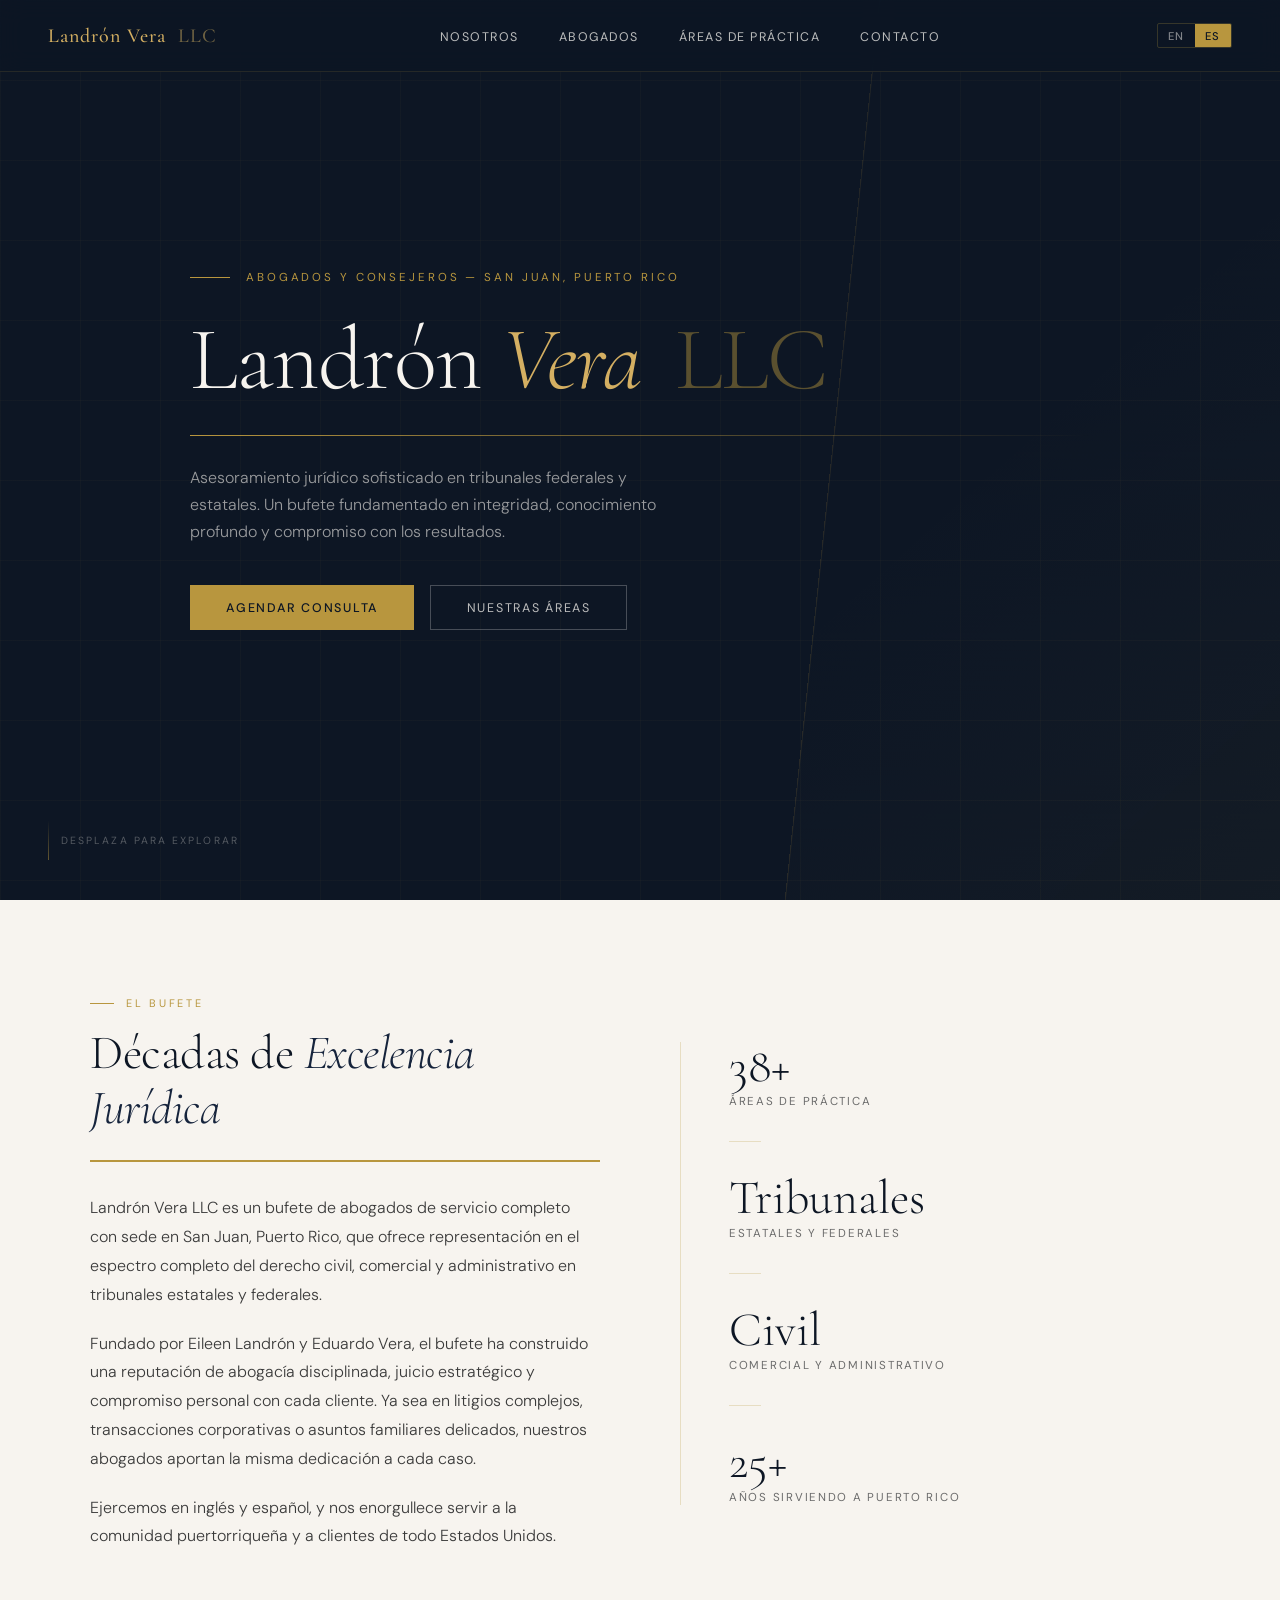
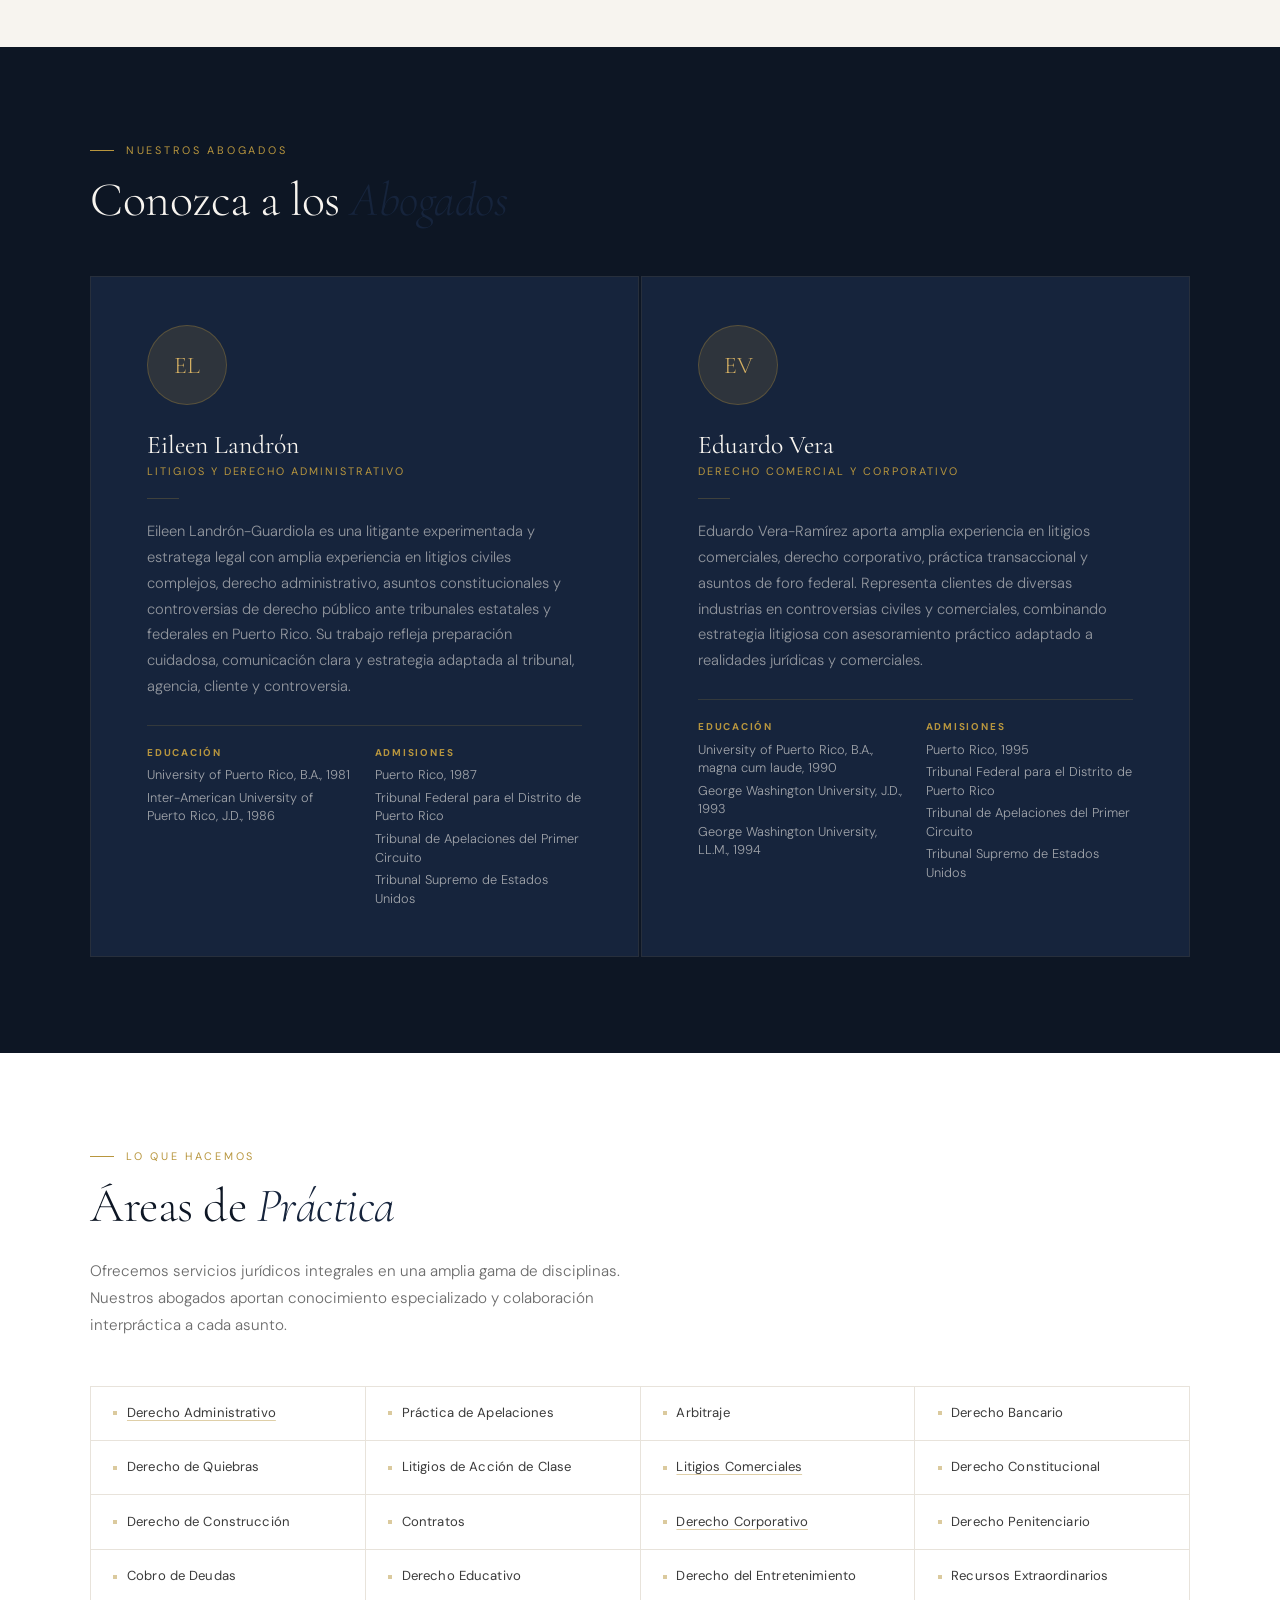
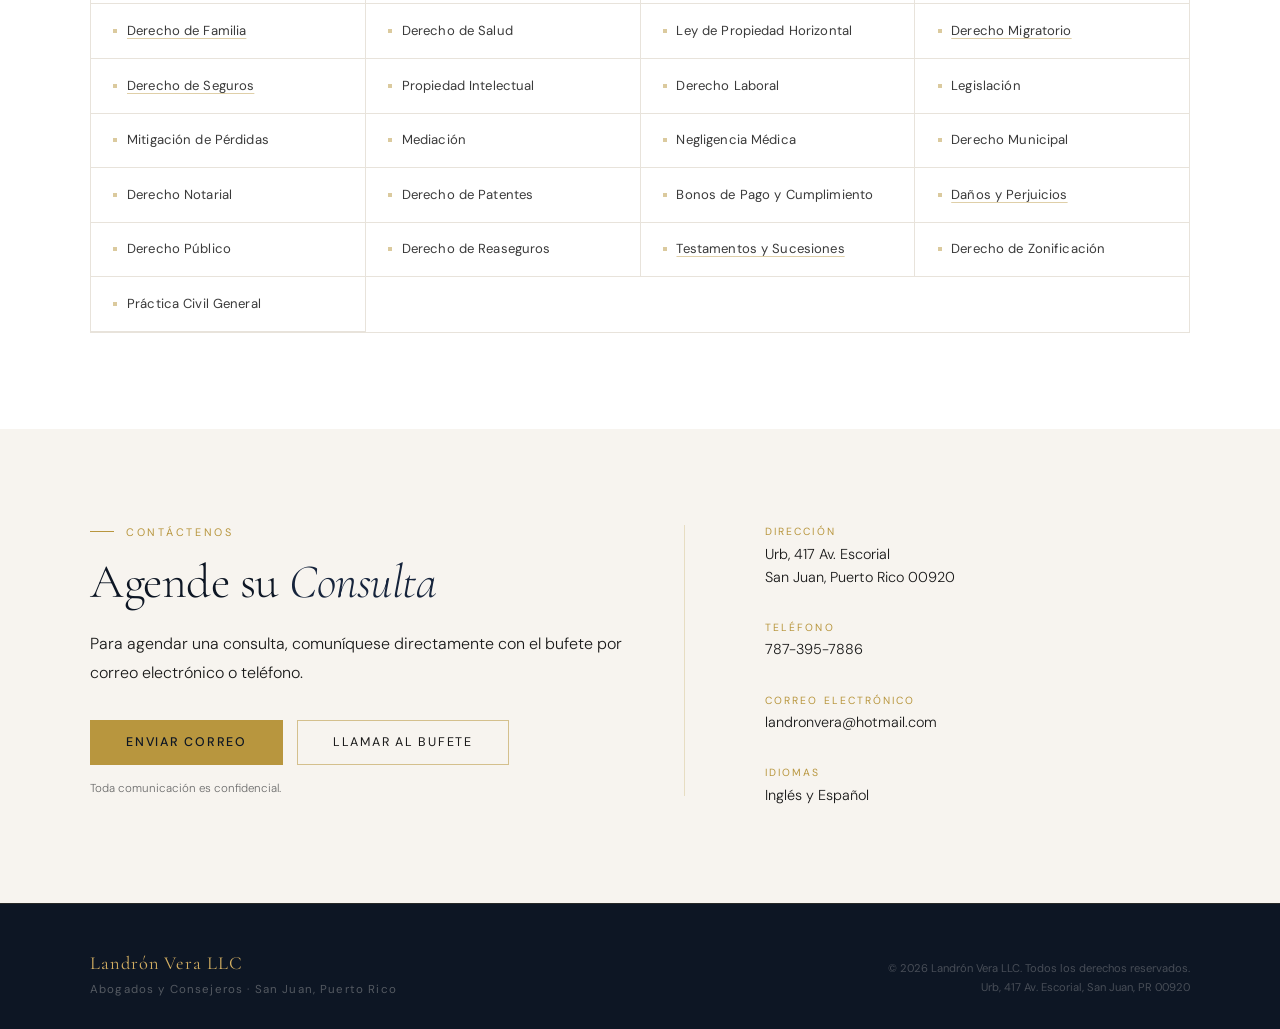
<file: index.html>
<!DOCTYPE html>
<html lang="es">
<head>
  <meta charset="UTF-8">
  <meta name="viewport" content="width=device-width, initial-scale=1.0">
  <title>Landrón Vera LLC &mdash; Attorneys at Law</title>
  <meta name="description" content="Landrón Vera LLC is a San Juan, Puerto Rico law firm providing bilingual legal counsel in civil, commercial, administrative, corporate, family, immigration, and litigation matters.">
  <link rel="icon" href="favicon.ico" sizes="any">
  <link rel="icon" type="image/svg+xml" href="favicon.svg">
  <link rel="preconnect" href="https://fonts.googleapis.com">
  <link rel="preconnect" href="https://fonts.gstatic.com" crossorigin>
  <link href="https://fonts.googleapis.com/css2?family=Cormorant+Garamond:ital,wght@0,300;0,400;0,500;0,600;1,300;1,400&family=DM+Sans:wght@300;400;500&display=swap" rel="stylesheet">
  <link rel="stylesheet" href="styles.css">
</head>
<body>
  <header class="site-header">
    <nav class="site-nav" aria-label="Primary">
      <a class="nav-logo display-face" href="#hero">Landrón Vera <span>LLC</span></a>

      <ul class="nav-links">
        <li><a href="#about" data-en="About" data-es="Nosotros">About</a></li>
        <li><a href="#attorneys" data-en="Attorneys" data-es="Abogados">Attorneys</a></li>
        <li><a href="#practice" data-en="Practice Areas" data-es="&Aacute;reas de Pr&aacute;ctica">Practice Areas</a></li>
        <li><a href="#contact" data-en="Contact" data-es="Contacto">Contact</a></li>
      </ul>

      <div class="nav-right">
        <div class="lang-toggle" role="group" aria-label="Language toggle">
          <button id="btnEN" type="button" data-lang-switch="en">EN</button>
          <button id="btnES" type="button" class="active" data-lang-switch="es">ES</button>
        </div>
        <button class="hamburger" type="button" aria-label="Menu" aria-controls="mobileMenu" aria-expanded="false" data-menu-toggle>
          <span></span>
          <span></span>
          <span></span>
        </button>
      </div>
    </nav>
  </header>

  <div class="mobile-menu" id="mobileMenu">
    <a href="#about" data-en="About" data-es="Nosotros">About</a>
    <a href="#attorneys" data-en="Attorneys" data-es="Abogados">Attorneys</a>
    <a href="#practice" data-en="Practice Areas" data-es="&Aacute;reas de Pr&aacute;ctica">Practice Areas</a>
    <a href="#contact" data-en="Contact" data-es="Contacto">Contact</a>
  </div>

  <main>
    <section id="hero">
      <div class="hero-inner section-shell">
        <div class="hero-eyebrow" data-en="Attorneys at Law &mdash; San Juan, Puerto Rico" data-es="Abogados y Consejeros &mdash; San Juan, Puerto Rico">
          Attorneys at Law &mdash; San Juan, Puerto Rico
        </div>
        <h1 class="hero-title display-face">
          Landrón <em>Vera</em> <span class="amp">LLC</span>
        </h1>
        <div class="hero-rule"></div>
        <p class="hero-sub" data-en="Providing sophisticated legal counsel across federal and state courts. A firm built on integrity, depth of knowledge, and a commitment to results." data-es="Asesoramiento jur&iacute;dico sofisticado en tribunales federales y estatales. Un bufete fundamentado en integridad, conocimiento profundo y compromiso con los resultados.">
          Providing sophisticated legal counsel across federal and state courts. A firm built on integrity, depth of knowledge, and a commitment to results.
        </p>
        <div class="hero-actions">
          <a href="#contact" class="btn-primary" data-en="Schedule a Consultation" data-es="Agendar Consulta">Schedule a Consultation</a>
          <a href="#practice" class="btn-ghost" data-en="Our Practice Areas" data-es="Nuestras &Aacute;reas">Our Practice Areas</a>
        </div>
      </div>
      <div class="hero-scroll" data-en="Scroll to explore" data-es="Desplaza para explorar">Scroll to explore</div>
    </section>

    <section id="about">
      <div class="section-shell about-grid">
        <div class="about-text">
          <div class="section-label reveal" data-en="About the Firm" data-es="El Bufete">About the Firm</div>
          <h2 class="section-title display-face reveal" data-en="Decades of Trusted <em>Legal Excellence</em>" data-es="D&eacute;cadas de <em>Excelencia Jur&iacute;dica</em>" data-i18n-html="true">
            Decades of Trusted <em>Legal Excellence</em>
          </h2>
          <div class="gold-rule reveal"></div>
          <div class="reveal">
            <p data-en="Landrón Vera LLC is a full-service law firm based in San Juan, Puerto Rico, offering representation across the full spectrum of civil, commercial, and administrative law in both state and federal courts." data-es="Landr&oacute;n Vera LLC es un bufete de abogados de servicio completo con sede en San Juan, Puerto Rico, que ofrece representaci&oacute;n en el espectro completo del derecho civil, comercial y administrativo en tribunales estatales y federales.">
              Landrón Vera LLC is a full-service law firm based in San Juan, Puerto Rico, offering representation across the full spectrum of civil, commercial, and administrative law in both state and federal courts.
            </p>
            <p data-en="Founded by Eileen Landrón and Eduardo Vera, the firm has built a reputation for disciplined advocacy, strategic judgment, and personal commitment to each client. Whether navigating complex litigation, corporate transactions, or sensitive family matters, our attorneys bring the same dedication to every case." data-es="Fundado por Eileen Landrón y Eduardo Vera, el bufete ha construido una reputaci&oacute;n de abogac&iacute;a disciplinada, juicio estrat&eacute;gico y compromiso personal con cada cliente. Ya sea en litigios complejos, transacciones corporativas o asuntos familiares delicados, nuestros abogados aportan la misma dedicaci&oacute;n a cada caso.">
              Founded by Eileen Landrón and Eduardo Vera, the firm has built a reputation for disciplined advocacy, strategic judgment, and personal commitment to each client. Whether navigating complex litigation, corporate transactions, or sensitive family matters, our attorneys bring the same dedication to every case.
            </p>
            <p data-en="We practice in both English and Spanish, and we are proud to serve the Puerto Rican community and clients throughout the United States." data-es="Ejercemos en ingl&eacute;s y espa&ntilde;ol, y nos enorgullece servir a la comunidad puertorrique&ntilde;a y a clientes de todo Estados Unidos.">
              We practice in both English and Spanish, and we are proud to serve the Puerto Rican community and clients throughout the United States.
            </p>
          </div>
        </div>

        <aside class="about-aside reveal" aria-label="Firm highlights">
          <div class="stat-row">
            <div class="stat">
              <div class="stat-number">38+</div>
              <div class="stat-label" data-en="Practice Areas" data-es="&Aacute;reas de Pr&aacute;ctica">Practice Areas</div>
            </div>
            <div class="stat-divider"></div>
            <div class="stat">
              <div class="stat-number" data-en="Courts" data-es="Tribunales">Courts</div>
              <div class="stat-label" data-en="State &amp; Federal" data-es="Estatales y Federales">State &amp; Federal</div>
            </div>
            <div class="stat-divider"></div>
            <div class="stat">
              <div class="stat-number">Civil</div>
              <div class="stat-label" data-en="Commercial &amp; Administrative" data-es="Comercial y Administrativo">Commercial &amp; Administrative</div>
            </div>
            <div class="stat-divider"></div>
            <div class="stat">
              <div class="stat-number">25+</div>
              <div class="stat-label" data-en="Years Serving Puerto Rico" data-es="A&ntilde;os Sirviendo a Puerto Rico">Years Serving Puerto Rico</div>
            </div>
          </div>
        </aside>
      </div>
    </section>

    <section id="attorneys">
      <div class="section-shell">
        <div class="section-label reveal" data-en="Our Attorneys" data-es="Nuestros Abogados">Our Attorneys</div>
        <h2 class="section-title display-face reveal" data-en="Meet the <em>Attorneys</em>" data-es="Conozca a los <em>Abogados</em>" data-i18n-html="true">
          Meet the <em>Attorneys</em>
        </h2>

        <div class="attorneys-grid">
          <article class="attorney-card reveal">
            <div class="attorney-portrait"><span>EL</span></div>
            <h3 class="attorney-name display-face">Eileen Landrón</h3>
            <div class="attorney-title" data-en="Litigation &amp; Administrative Law" data-es="Litigios y Derecho Administrativo">Litigation &amp; Administrative Law</div>
            <div class="attorney-rule"></div>
            <p class="attorney-bio" data-en="Eileen Landrón-Guardiola is a seasoned litigator and legal strategist with extensive experience in complex civil litigation, administrative law, constitutional matters, and public law disputes before Puerto Rico state and federal courts. Her work reflects careful preparation, clear communication, and strategy tailored to the court, agency, client, and dispute." data-es="Eileen Landr&oacute;n-Guardiola es una litigante experimentada y estratega legal con amplia experiencia en litigios civiles complejos, derecho administrativo, asuntos constitucionales y controversias de derecho p&uacute;blico ante tribunales estatales y federales en Puerto Rico. Su trabajo refleja preparaci&oacute;n cuidadosa, comunicaci&oacute;n clara y estrategia adaptada al tribunal, agencia, cliente y controversia.">
              Eileen Landrón-Guardiola is a seasoned litigator and legal strategist with extensive experience in complex civil litigation, administrative law, constitutional matters, and public law disputes before Puerto Rico state and federal courts. Her work reflects careful preparation, clear communication, and strategy tailored to the court, agency, client, and dispute.
            </p>
            <div class="attorney-card-credentials">
              <div class="attorney-card-group">
                <h4 data-en="Education" data-es="Educaci&oacute;n">Education</h4>
                <ul>
                  <li>University of Puerto Rico, B.A., 1981</li>
                  <li>Inter-American University of Puerto Rico, J.D., 1986</li>
                </ul>
              </div>
              <div class="attorney-card-group">
                <h4 data-en="Admissions" data-es="Admisiones">Admissions</h4>
                <ul>
                  <li data-en="Puerto Rico, 1987" data-es="Puerto Rico, 1987">Puerto Rico, 1987</li>
                  <li data-en="U.S. District Court, District of Puerto Rico" data-es="Tribunal Federal para el Distrito de Puerto Rico">U.S. District Court, District of Puerto Rico</li>
                  <li data-en="U.S. Court of Appeals, First Circuit" data-es="Tribunal de Apelaciones del Primer Circuito">U.S. Court of Appeals, First Circuit</li>
                  <li data-en="U.S. Supreme Court" data-es="Tribunal Supremo de Estados Unidos">U.S. Supreme Court</li>
                </ul>
              </div>
            </div>
          </article>

          <article class="attorney-card reveal">
            <div class="attorney-portrait"><span>EV</span></div>
            <h3 class="attorney-name display-face">Eduardo Vera</h3>
            <div class="attorney-title" data-en="Commercial &amp; Corporate Law" data-es="Derecho Comercial y Corporativo">Commercial &amp; Corporate Law</div>
            <div class="attorney-rule"></div>
            <p class="attorney-bio" data-en="Eduardo Vera-Ramírez brings deep experience in commercial litigation, corporate law, transactional practice, and federal court matters. He represents clients across industries in civil and business disputes, combining litigation strategy with practical counsel shaped by legal and commercial realities." data-es="Eduardo Vera-Ram&iacute;rez aporta amplia experiencia en litigios comerciales, derecho corporativo, pr&aacute;ctica transaccional y asuntos de foro federal. Representa clientes de diversas industrias en controversias civiles y comerciales, combinando estrategia litigiosa con asesoramiento pr&aacute;ctico adaptado a realidades jur&iacute;dicas y comerciales.">
              Eduardo Vera-Ramírez brings deep experience in commercial litigation, corporate law, transactional practice, and federal court matters. He represents clients across industries in civil and business disputes, combining litigation strategy with practical counsel shaped by legal and commercial realities.
            </p>
            <div class="attorney-card-credentials">
              <div class="attorney-card-group">
                <h4 data-en="Education" data-es="Educaci&oacute;n">Education</h4>
                <ul>
                  <li>University of Puerto Rico, B.A., magna cum laude, 1990</li>
                  <li>George Washington University, J.D., 1993</li>
                  <li>George Washington University, LL.M., 1994</li>
                </ul>
              </div>
              <div class="attorney-card-group">
                <h4 data-en="Admissions" data-es="Admisiones">Admissions</h4>
                <ul>
                  <li data-en="Puerto Rico, 1995" data-es="Puerto Rico, 1995">Puerto Rico, 1995</li>
                  <li data-en="U.S. District Court, District of Puerto Rico" data-es="Tribunal Federal para el Distrito de Puerto Rico">U.S. District Court, District of Puerto Rico</li>
                  <li data-en="U.S. Court of Appeals, First Circuit" data-es="Tribunal de Apelaciones del Primer Circuito">U.S. Court of Appeals, First Circuit</li>
                  <li data-en="U.S. Supreme Court" data-es="Tribunal Supremo de Estados Unidos">U.S. Supreme Court</li>
                </ul>
              </div>
            </div>
          </article>
        </div>
      </div>
    </section>

    <section id="practice">
      <div class="section-shell">
        <div class="section-label reveal" data-en="What We Do" data-es="Lo Que Hacemos">What We Do</div>
        <h2 class="section-title display-face reveal" data-en="Areas of <em>Practice</em>" data-es="&Aacute;reas de <em>Pr&aacute;ctica</em>" data-i18n-html="true">
          Areas of <em>Practice</em>
        </h2>
        <div class="practice-intro reveal">
          <p data-en="We offer comprehensive legal services across a broad range of disciplines. Our attorneys bring specialized knowledge and cross-practice collaboration to every matter." data-es="Ofrecemos servicios jur&iacute;dicos integrales en una amplia gama de disciplinas. Nuestros abogados aportan conocimiento especializado y colaboraci&oacute;n interpr&aacute;ctica a cada asunto.">
            We offer comprehensive legal services across a broad range of disciplines. Our attorneys bring specialized knowledge and cross-practice collaboration to every matter.
          </p>
        </div>

        <div class="practice-grid-wrap reveal">
          <div class="practice-grid">
            <a class="practice-item" href="administrative-law.html" data-en="Administrative Law" data-es="Derecho Administrativo">Administrative Law</a>
            <span class="practice-item" data-en="Appeals Practice" data-es="Pr&aacute;ctica de Apelaciones">Appeals Practice</span>
            <span class="practice-item" data-en="Arbitration" data-es="Arbitraje">Arbitration</span>
            <span class="practice-item" data-en="Banking Law" data-es="Derecho Bancario">Banking Law</span>
            <span class="practice-item" data-en="Bankruptcy Law" data-es="Derecho de Quiebras">Bankruptcy Law</span>
            <span class="practice-item" data-en="Class Action Litigation" data-es="Litigios de Acci&oacute;n de Clase">Class Action Litigation</span>
            <a class="practice-item" href="commercial-litigation.html" data-en="Commercial Litigation" data-es="Litigios Comerciales">Commercial Litigation</a>
            <span class="practice-item" data-en="Constitutional Law" data-es="Derecho Constitucional">Constitutional Law</span>
            <span class="practice-item" data-en="Construction Law" data-es="Derecho de Construcci&oacute;n">Construction Law</span>
            <span class="practice-item" data-en="Contracts" data-es="Contratos">Contracts</span>
            <a class="practice-item" href="corporate-law.html" data-en="Corporate Law" data-es="Derecho Corporativo">Corporate Law</a>
            <span class="practice-item" data-en="Corrections Law" data-es="Derecho Penitenciario">Corrections Law</span>
            <span class="practice-item" data-en="Debt Collection" data-es="Cobro de Deudas">Debt Collection</span>
            <span class="practice-item" data-en="Education Law" data-es="Derecho Educativo">Education Law</span>
            <span class="practice-item" data-en="Entertainment Law" data-es="Derecho del Entretenimiento">Entertainment Law</span>
            <span class="practice-item" data-en="Extraordinary Writs" data-es="Recursos Extraordinarios">Extraordinary Writs</span>
            <a class="practice-item" href="family-law.html" data-en="Family Law" data-es="Derecho de Familia">Family Law</a>
            <span class="practice-item" data-en="Health Law" data-es="Derecho de Salud">Health Law</span>
            <span class="practice-item" data-en="Horizontal Property Law" data-es="Ley de Propiedad Horizontal">Horizontal Property Law</span>
            <a class="practice-item" href="immigration-law.html" data-en="Immigration Law" data-es="Derecho Migratorio">Immigration Law</a>
            <a class="practice-item" href="insurance-law.html" data-en="Insurance Law" data-es="Derecho de Seguros">Insurance Law</a>
            <span class="practice-item" data-en="Intellectual Property" data-es="Propiedad Intelectual">Intellectual Property</span>
            <span class="practice-item" data-en="Labor Law" data-es="Derecho Laboral">Labor Law</span>
            <span class="practice-item" data-en="Legislation" data-es="Legislaci&oacute;n">Legislation</span>
            <span class="practice-item" data-en="Loss Mitigation" data-es="Mitigaci&oacute;n de P&eacute;rdidas">Loss Mitigation</span>
            <span class="practice-item" data-en="Mediation" data-es="Mediaci&oacute;n">Mediation</span>
            <span class="practice-item" data-en="Medical Malpractice" data-es="Negligencia M&eacute;dica">Medical Malpractice</span>
            <span class="practice-item" data-en="Municipal Law" data-es="Derecho Municipal">Municipal Law</span>
            <span class="practice-item" data-en="Notary Law" data-es="Derecho Notarial">Notary Law</span>
            <span class="practice-item" data-en="Patent Law" data-es="Derecho de Patentes">Patent Law</span>
            <span class="practice-item" data-en="Payment &amp; Performance Bonds" data-es="Bonos de Pago y Cumplimiento">Payment &amp; Performance Bonds</span>
            <a class="practice-item" href="personal-injury.html" data-en="Personal Injury" data-es="Da&ntilde;os y Perjuicios">Personal Injury</a>
            <span class="practice-item" data-en="Public Law" data-es="Derecho P&uacute;blico">Public Law</span>
            <span class="practice-item" data-en="Reinsurance Law" data-es="Derecho de Reaseguros">Reinsurance Law</span>
            <a class="practice-item" href="wills-estates.html" data-en="Wills &amp; Estates" data-es="Testamentos y Sucesiones">Wills &amp; Estates</a>
            <span class="practice-item" data-en="Zoning Law" data-es="Derecho de Zonificaci&oacute;n">Zoning Law</span>
            <span class="practice-item" data-en="General Civil Practice" data-es="Pr&aacute;ctica Civil General">General Civil Practice</span>
          </div>
        </div>
      </div>
    </section>

    <section id="contact">
      <div class="section-shell">
        <div class="contact-grid">
          <div class="contact-info reveal">
            <div class="contact-detail">
              <div class="contact-detail-label" data-en="Address" data-es="Direcci&oacute;n">Address</div>
              <div class="contact-detail-value">
                Urb, 417 Av. Escorial<br>
                San Juan, Puerto Rico 00920
              </div>
            </div>
            <div class="contact-detail">
              <div class="contact-detail-label" data-en="Telephone" data-es="Tel&eacute;fono">Telephone</div>
              <div class="contact-detail-value">
                <a href="tel:+17873957886">787-395-7886</a>
              </div>
            </div>
            <div class="contact-detail">
              <div class="contact-detail-label" data-en="Email" data-es="Correo Electr&oacute;nico">Email</div>
              <div class="contact-detail-value">
                <a href="mailto:landronvera@hotmail.com">landronvera@hotmail.com</a>
              </div>
            </div>
            <div class="contact-detail">
              <div class="contact-detail-label" data-en="Languages" data-es="Idiomas">Languages</div>
              <div class="contact-detail-value" data-en="English &amp; Spanish" data-es="Ingl&eacute;s y Espa&ntilde;ol">English &amp; Spanish</div>
            </div>
          </div>

          <div class="contact-card reveal">
            <div class="section-label" data-en="Get in Touch" data-es="Cont&aacute;ctenos">Get in Touch</div>
            <h2 class="section-title display-face" data-en="Schedule a <em>Consultation</em>" data-es="Agende su <em>Consulta</em>" data-i18n-html="true">
              Schedule a <em>Consultation</em>
            </h2>
            <p class="contact-card-copy" data-en="To schedule a consultation, contact the firm directly by email or telephone." data-es="Para agendar una consulta, comun&iacute;quese directamente con el bufete por correo electr&oacute;nico o tel&eacute;fono.">
              To schedule a consultation, contact the firm directly by email or telephone.
            </p>
            <div class="contact-actions">
              <a class="btn-primary" href="mailto:landronvera@hotmail.com" data-en="Send an Email" data-es="Enviar Correo">Send an Email</a>
              <a class="btn-ghost" href="tel:+17873957886" data-en="Call the Firm" data-es="Llamar al Bufete">Call the Firm</a>
            </div>
            <p class="form-note" data-en="All communications are confidential." data-es="Toda comunicaci&oacute;n es confidencial.">All communications are confidential.</p>
          </div>
        </div>
      </div>
    </section>
  </main>

  <footer>
    <div class="footer-inner section-shell">
      <div>
        <div class="footer-logo display-face">Landrón Vera LLC</div>
        <div class="footer-sub" data-en="Attorneys at Law &middot; San Juan, Puerto Rico" data-es="Abogados y Consejeros &middot; San Juan, Puerto Rico">
          Attorneys at Law &middot; San Juan, Puerto Rico
        </div>
      </div>
      <div class="footer-copy">
        <span data-en="&copy; 2026 Landrón Vera LLC. All rights reserved." data-es="&copy; 2026 Landr&oacute;n Vera LLC. Todos los derechos reservados.">
          &copy; 2026 Landrón Vera LLC. All rights reserved.
        </span>
        <br>
        <span data-en="Urb, 417 Av. Escorial, San Juan, PR 00920" data-es="Urb, 417 Av. Escorial, San Juan, PR 00920">
          Urb, 417 Av. Escorial, San Juan, PR 00920
        </span>
      </div>
    </div>
  </footer>

  <script src="main.js" defer></script>
</body>
</html>
</file>
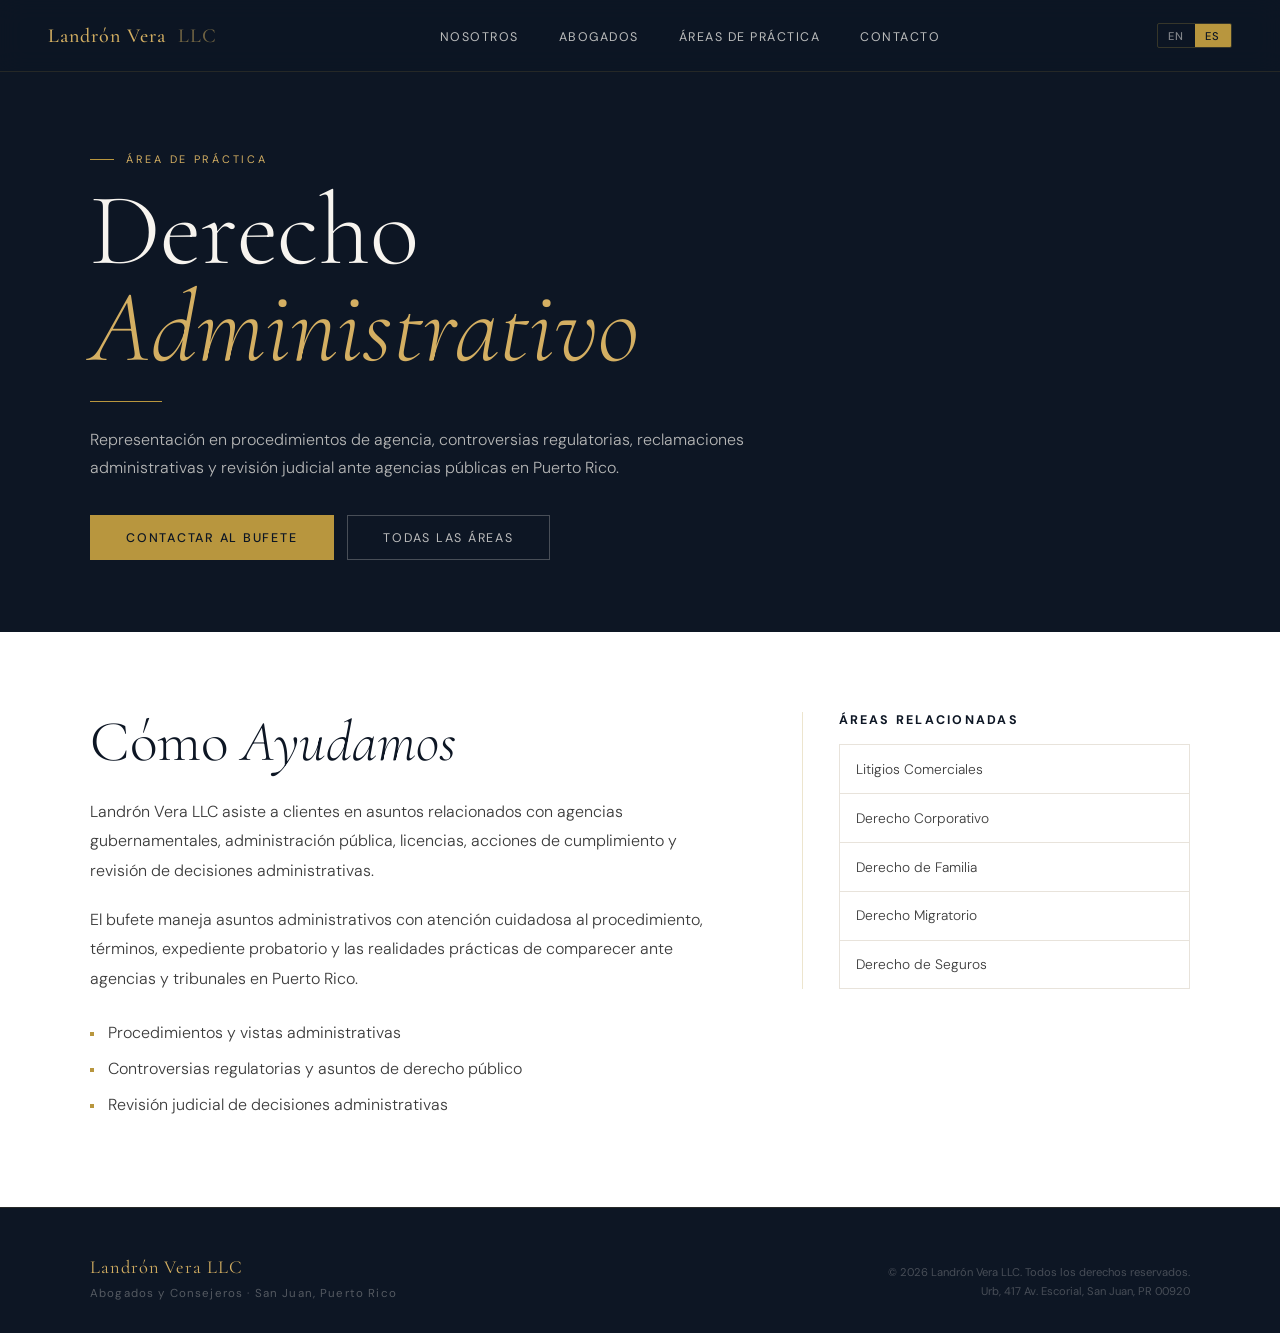
<file: administrative-law.html>
<!DOCTYPE html>
<html lang="es">
<head>
  <meta charset="UTF-8">
  <meta name="viewport" content="width=device-width, initial-scale=1.0">
  <title>Administrative Law in Puerto Rico | Landr&oacute;n Vera LLC</title>
  <meta name="description" content="Landr&oacute;n Vera LLC represents clients in administrative law matters, agency proceedings, regulatory disputes, and judicial review in Puerto Rico.">
  <link rel="icon" href="favicon.ico" sizes="any">
  <link rel="icon" type="image/svg+xml" href="favicon.svg">
  <link rel="preconnect" href="https://fonts.googleapis.com">
  <link rel="preconnect" href="https://fonts.gstatic.com" crossorigin>
  <link href="https://fonts.googleapis.com/css2?family=Cormorant+Garamond:ital,wght@0,300;0,400;0,500;0,600;1,300;1,400&family=DM+Sans:wght@300;400;500&display=swap" rel="stylesheet">
  <link rel="stylesheet" href="styles.css">
</head>
<body>
  <header class="site-header">
    <nav class="site-nav" aria-label="Primary">
      <a class="nav-logo display-face" href="index.html#hero">Landr&oacute;n Vera <span>LLC</span></a>

      <ul class="nav-links">
        <li><a href="index.html#about" data-en="About" data-es="Nosotros">About</a></li>
        <li><a href="index.html#attorneys" data-en="Attorneys" data-es="Abogados">Attorneys</a></li>
        <li><a href="index.html#practice" data-en="Practice Areas" data-es="&Aacute;reas de Pr&aacute;ctica">Practice Areas</a></li>
        <li><a href="index.html#contact" data-en="Contact" data-es="Contacto">Contact</a></li>
      </ul>

      <div class="nav-right">
        <div class="lang-toggle" role="group" aria-label="Language toggle">
          <button id="btnEN" type="button" data-lang-switch="en">EN</button>
          <button id="btnES" type="button" class="active" data-lang-switch="es">ES</button>
        </div>
        <!-- <a href="index.html#contact" class="nav-cta" data-en="Free Consultation" data-es="Consulta Gratis">Free Consultation</a> -->
        <button class="hamburger" type="button" aria-label="Menu" aria-controls="mobileMenu" aria-expanded="false" data-menu-toggle>
          <span></span>
          <span></span>
          <span></span>
        </button>
      </div>
    </nav>
  </header>

  <div class="mobile-menu" id="mobileMenu">
    <a href="index.html#about" data-en="About" data-es="Nosotros">About</a>
    <a href="index.html#attorneys" data-en="Attorneys" data-es="Abogados">Attorneys</a>
    <a href="index.html#practice" data-en="Practice Areas" data-es="&Aacute;reas de Pr&aacute;ctica">Practice Areas</a>
    <a href="index.html#contact" data-en="Contact" data-es="Contacto">Contact</a>
    <a href="index.html#contact" data-en="Free Consultation" data-es="Consulta Gratis">Free Consultation</a>
  </div>

  <main class="subpage-main">
    <section class="practice-page-hero">
      <div class="section-shell">
        <div class="section-label" data-en="Practice Area" data-es="&Aacute;rea de Pr&aacute;ctica">Practice Area</div>
        <h1 class="practice-page-title display-face" data-en="Administrative <em>Law</em>" data-es="Derecho <em>Administrativo</em>" data-i18n-html="true">Administrative <em>Law</em></h1>
        <div class="practice-page-rule"></div>
        <p class="practice-page-subtitle" data-en="Representation in agency proceedings, regulatory disputes, administrative claims, and judicial review involving Puerto Rico public agencies." data-es="Representaci&oacute;n en procedimientos de agencia, controversias regulatorias, reclamaciones administrativas y revisi&oacute;n judicial ante agencias p&uacute;blicas en Puerto Rico.">Representation in agency proceedings, regulatory disputes, administrative claims, and judicial review involving Puerto Rico public agencies.</p>
        <div class="practice-page-actions">
          <a href="index.html#contact" class="btn-primary" data-en="Contact the Firm" data-es="Contactar al Bufete">Contact the Firm</a>
          <a href="index.html#practice" class="btn-ghost" data-en="All Practice Areas" data-es="Todas las &Aacute;reas">All Practice Areas</a>
        </div>
      </div>
    </section>

    <section class="practice-page-content">
      <div class="section-shell practice-page-grid">
        <div class="practice-page-copy">
          <h2 class="practice-page-heading display-face" data-en="How We <em>Help</em>" data-es="C&oacute;mo <em>Ayudamos</em>" data-i18n-html="true">How We <em>Help</em></h2>
          <p data-en="Landr&oacute;n Vera LLC assists clients in matters involving government agencies, public administration, licensing, enforcement actions, and review of administrative decisions." data-es="Landr&oacute;n Vera LLC asiste a clientes en asuntos relacionados con agencias gubernamentales, administraci&oacute;n p&uacute;blica, licencias, acciones de cumplimiento y revisi&oacute;n de decisiones administrativas.">Landr&oacute;n Vera LLC assists clients in matters involving government agencies, public administration, licensing, enforcement actions, and review of administrative decisions.</p>
          <p data-en="The firm approaches administrative matters with careful attention to procedure, deadlines, evidentiary records, and the practical realities of appearing before agencies and courts in Puerto Rico." data-es="El bufete maneja asuntos administrativos con atenci&oacute;n cuidadosa al procedimiento, t&eacute;rminos, expediente probatorio y las realidades pr&aacute;cticas de comparecer ante agencias y tribunales en Puerto Rico.">The firm approaches administrative matters with careful attention to procedure, deadlines, evidentiary records, and the practical realities of appearing before agencies and courts in Puerto Rico.</p>
          <ul class="practice-page-list">
              <li data-en="Agency proceedings and hearings" data-es="Procedimientos y vistas administrativas">Agency proceedings and hearings</li>
              <li data-en="Regulatory disputes and public law matters" data-es="Controversias regulatorias y asuntos de derecho p&uacute;blico">Regulatory disputes and public law matters</li>
              <li data-en="Judicial review of administrative decisions" data-es="Revisi&oacute;n judicial de decisiones administrativas">Judicial review of administrative decisions</li>
          </ul>
        </div>

        <aside class="practice-page-aside">
          <h2 data-en="Related Areas" data-es="&Aacute;reas Relacionadas">Related Areas</h2>
          <div class="practice-page-links">
            <a href="commercial-litigation.html" data-en="Commercial Litigation" data-es="Litigios Comerciales">Commercial Litigation</a>
            <a href="corporate-law.html" data-en="Corporate Law" data-es="Derecho Corporativo">Corporate Law</a>
            <a href="family-law.html" data-en="Family Law" data-es="Derecho de Familia">Family Law</a>
            <a href="immigration-law.html" data-en="Immigration Law" data-es="Derecho Migratorio">Immigration Law</a>
            <a href="insurance-law.html" data-en="Insurance Law" data-es="Derecho de Seguros">Insurance Law</a>
          </div>
        </aside>
      </div>
    </section>
  </main>

  <footer>
    <div class="footer-inner section-shell">
      <div>
        <div class="footer-logo display-face">Landr&oacute;n Vera LLC</div>
        <div class="footer-sub" data-en="Attorneys at Law &middot; San Juan, Puerto Rico" data-es="Abogados y Consejeros &middot; San Juan, Puerto Rico">Attorneys at Law &middot; San Juan, Puerto Rico</div>
      </div>
      <div class="footer-copy">
        <span data-en="&copy; 2026 Landr&oacute;n Vera LLC. All rights reserved." data-es="&copy; 2026 Landr&oacute;n Vera LLC. Todos los derechos reservados.">&copy; 2026 Landr&oacute;n Vera LLC. All rights reserved.</span><br>
        <span data-en="Urb, 417 Av. Escorial, San Juan, PR 00920" data-es="Urb, 417 Av. Escorial, San Juan, PR 00920">Urb, 417 Av. Escorial, San Juan, PR 00920</span><br>
      </div>
    </div>
  </footer>

  <script src="main.js" defer></script>
</body>
</html>
</file>
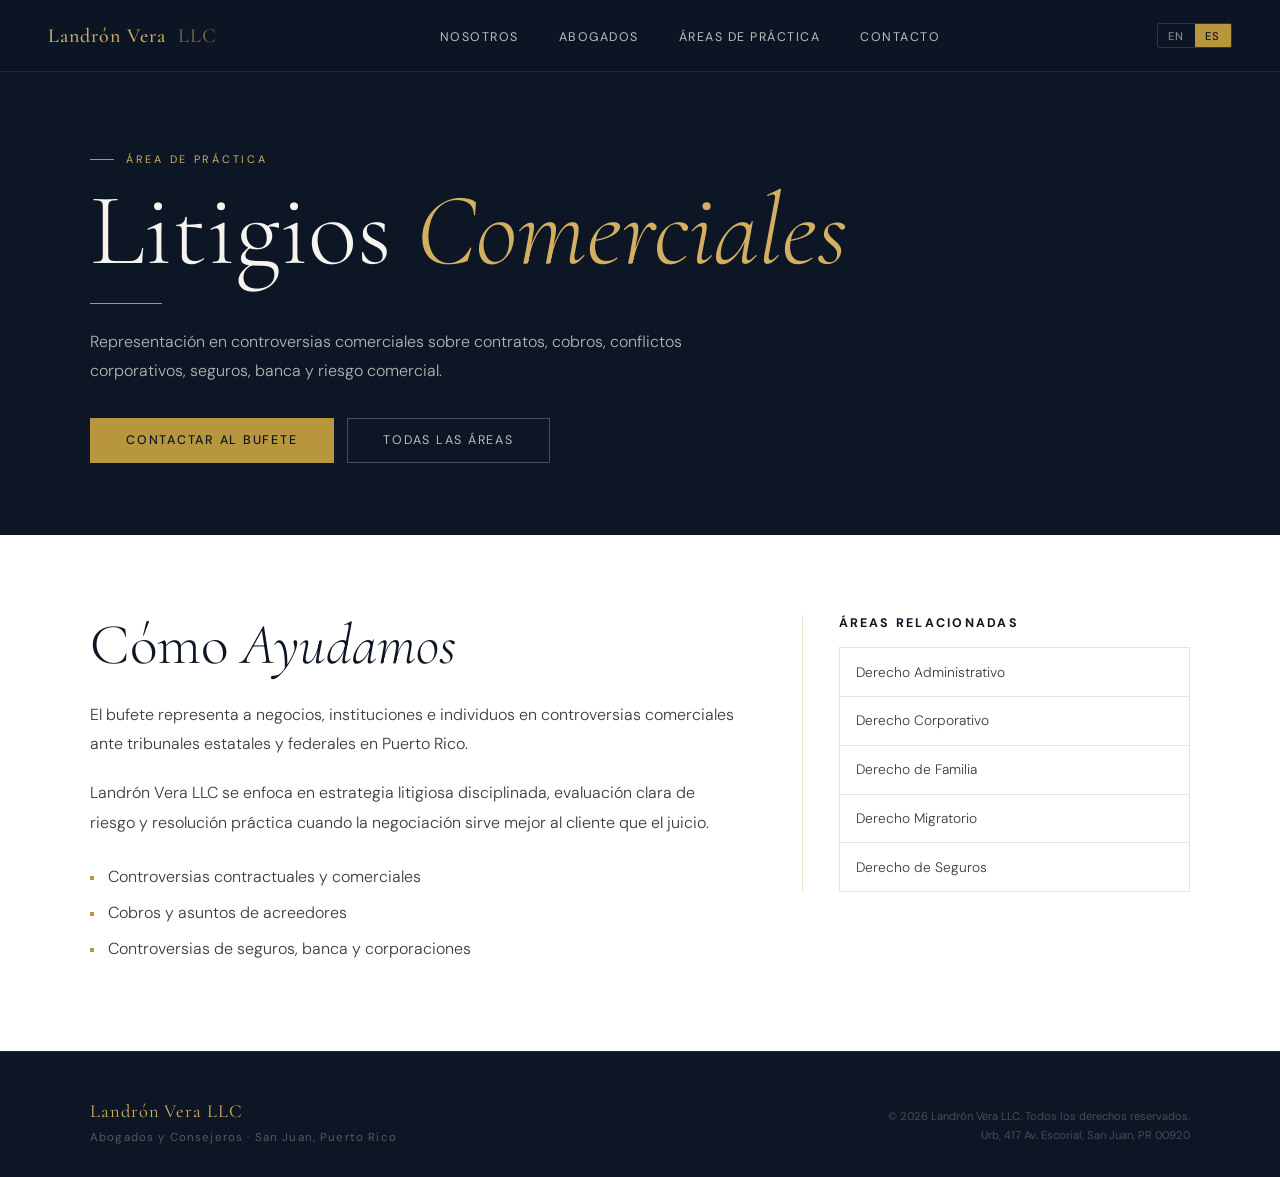
<file: commercial-litigation.html>
<!DOCTYPE html>
<html lang="es">
<head>
  <meta charset="UTF-8">
  <meta name="viewport" content="width=device-width, initial-scale=1.0">
  <title>Commercial Litigation in Puerto Rico | Landr&oacute;n Vera LLC</title>
  <meta name="description" content="Landr&oacute;n Vera LLC represents clients in commercial litigation, contract disputes, collections, insurance matters, and business conflicts in Puerto Rico.">
  <link rel="icon" href="favicon.ico" sizes="any">
  <link rel="icon" type="image/svg+xml" href="favicon.svg">
  <link rel="preconnect" href="https://fonts.googleapis.com">
  <link rel="preconnect" href="https://fonts.gstatic.com" crossorigin>
  <link href="https://fonts.googleapis.com/css2?family=Cormorant+Garamond:ital,wght@0,300;0,400;0,500;0,600;1,300;1,400&family=DM+Sans:wght@300;400;500&display=swap" rel="stylesheet">
  <link rel="stylesheet" href="styles.css">
</head>
<body>
  <header class="site-header">
    <nav class="site-nav" aria-label="Primary">
      <a class="nav-logo display-face" href="index.html#hero">Landr&oacute;n Vera <span>LLC</span></a>

      <ul class="nav-links">
        <li><a href="index.html#about" data-en="About" data-es="Nosotros">About</a></li>
        <li><a href="index.html#attorneys" data-en="Attorneys" data-es="Abogados">Attorneys</a></li>
        <li><a href="index.html#practice" data-en="Practice Areas" data-es="&Aacute;reas de Pr&aacute;ctica">Practice Areas</a></li>
        <li><a href="index.html#contact" data-en="Contact" data-es="Contacto">Contact</a></li>
      </ul>

      <div class="nav-right">
        <div class="lang-toggle" role="group" aria-label="Language toggle">
          <button id="btnEN" type="button" data-lang-switch="en">EN</button>
          <button id="btnES" type="button" class="active" data-lang-switch="es">ES</button>
        </div>
        <!-- <a href="index.html#contact" class="nav-cta" data-en="Free Consultation" data-es="Consulta Gratis">Free Consultation</a> -->
        <button class="hamburger" type="button" aria-label="Menu" aria-controls="mobileMenu" aria-expanded="false" data-menu-toggle>
          <span></span>
          <span></span>
          <span></span>
        </button>
      </div>
    </nav>
  </header>

  <div class="mobile-menu" id="mobileMenu">
    <a href="index.html#about" data-en="About" data-es="Nosotros">About</a>
    <a href="index.html#attorneys" data-en="Attorneys" data-es="Abogados">Attorneys</a>
    <a href="index.html#practice" data-en="Practice Areas" data-es="&Aacute;reas de Pr&aacute;ctica">Practice Areas</a>
    <a href="index.html#contact" data-en="Contact" data-es="Contacto">Contact</a>
    <a href="index.html#contact" data-en="Free Consultation" data-es="Consulta Gratis">Free Consultation</a>
  </div>

  <main class="subpage-main">
    <section class="practice-page-hero">
      <div class="section-shell">
        <div class="section-label" data-en="Practice Area" data-es="&Aacute;rea de Pr&aacute;ctica">Practice Area</div>
        <h1 class="practice-page-title display-face" data-en="Commercial <em>Litigation</em>" data-es="Litigios <em>Comerciales</em>" data-i18n-html="true">Commercial <em>Litigation</em></h1>
        <div class="practice-page-rule"></div>
        <p class="practice-page-subtitle" data-en="Representation in business disputes involving contracts, collections, corporate conflicts, insurance, banking, and commercial risk." data-es="Representaci&oacute;n en controversias comerciales sobre contratos, cobros, conflictos corporativos, seguros, banca y riesgo comercial.">Representation in business disputes involving contracts, collections, corporate conflicts, insurance, banking, and commercial risk.</p>
        <div class="practice-page-actions">
          <a href="index.html#contact" class="btn-primary" data-en="Contact the Firm" data-es="Contactar al Bufete">Contact the Firm</a>
          <a href="index.html#practice" class="btn-ghost" data-en="All Practice Areas" data-es="Todas las &Aacute;reas">All Practice Areas</a>
        </div>
      </div>
    </section>

    <section class="practice-page-content">
      <div class="section-shell practice-page-grid">
        <div class="practice-page-copy">
          <h2 class="practice-page-heading display-face" data-en="How We <em>Help</em>" data-es="C&oacute;mo <em>Ayudamos</em>" data-i18n-html="true">How We <em>Help</em></h2>
          <p data-en="The firm represents businesses, institutions, and individuals in commercial disputes before Puerto Rico state and federal courts." data-es="El bufete representa a negocios, instituciones e individuos en controversias comerciales ante tribunales estatales y federales en Puerto Rico.">The firm represents businesses, institutions, and individuals in commercial disputes before Puerto Rico state and federal courts.</p>
          <p data-en="Landr&oacute;n Vera LLC focuses on disciplined litigation strategy, clear evaluation of risk, and practical resolution when negotiation serves the client better than trial." data-es="Landr&oacute;n Vera LLC se enfoca en estrategia litigiosa disciplinada, evaluaci&oacute;n clara de riesgo y resoluci&oacute;n pr&aacute;ctica cuando la negociaci&oacute;n sirve mejor al cliente que el juicio.">Landr&oacute;n Vera LLC focuses on disciplined litigation strategy, clear evaluation of risk, and practical resolution when negotiation serves the client better than trial.</p>
          <ul class="practice-page-list">
              <li data-en="Contract and business disputes" data-es="Controversias contractuales y comerciales">Contract and business disputes</li>
              <li data-en="Collections and creditor matters" data-es="Cobros y asuntos de acreedores">Collections and creditor matters</li>
              <li data-en="Insurance, banking, and corporate conflicts" data-es="Controversias de seguros, banca y corporaciones">Insurance, banking, and corporate conflicts</li>
          </ul>
        </div>

        <aside class="practice-page-aside">
          <h2 data-en="Related Areas" data-es="&Aacute;reas Relacionadas">Related Areas</h2>
          <div class="practice-page-links">
            <a href="administrative-law.html" data-en="Administrative Law" data-es="Derecho Administrativo">Administrative Law</a>
            <a href="corporate-law.html" data-en="Corporate Law" data-es="Derecho Corporativo">Corporate Law</a>
            <a href="family-law.html" data-en="Family Law" data-es="Derecho de Familia">Family Law</a>
            <a href="immigration-law.html" data-en="Immigration Law" data-es="Derecho Migratorio">Immigration Law</a>
            <a href="insurance-law.html" data-en="Insurance Law" data-es="Derecho de Seguros">Insurance Law</a>
          </div>
        </aside>
      </div>
    </section>
  </main>

  <footer>
    <div class="footer-inner section-shell">
      <div>
        <div class="footer-logo display-face">Landr&oacute;n Vera LLC</div>
        <div class="footer-sub" data-en="Attorneys at Law &middot; San Juan, Puerto Rico" data-es="Abogados y Consejeros &middot; San Juan, Puerto Rico">Attorneys at Law &middot; San Juan, Puerto Rico</div>
      </div>
      <div class="footer-copy">
        <span data-en="&copy; 2026 Landr&oacute;n Vera LLC. All rights reserved." data-es="&copy; 2026 Landr&oacute;n Vera LLC. Todos los derechos reservados.">&copy; 2026 Landr&oacute;n Vera LLC. All rights reserved.</span><br>
        <span data-en="Urb, 417 Av. Escorial, San Juan, PR 00920" data-es="Urb, 417 Av. Escorial, San Juan, PR 00920">Urb, 417 Av. Escorial, San Juan, PR 00920</span><br>
      </div>
    </div>
  </footer>

  <script src="main.js" defer></script>
</body>
</html>
</file>
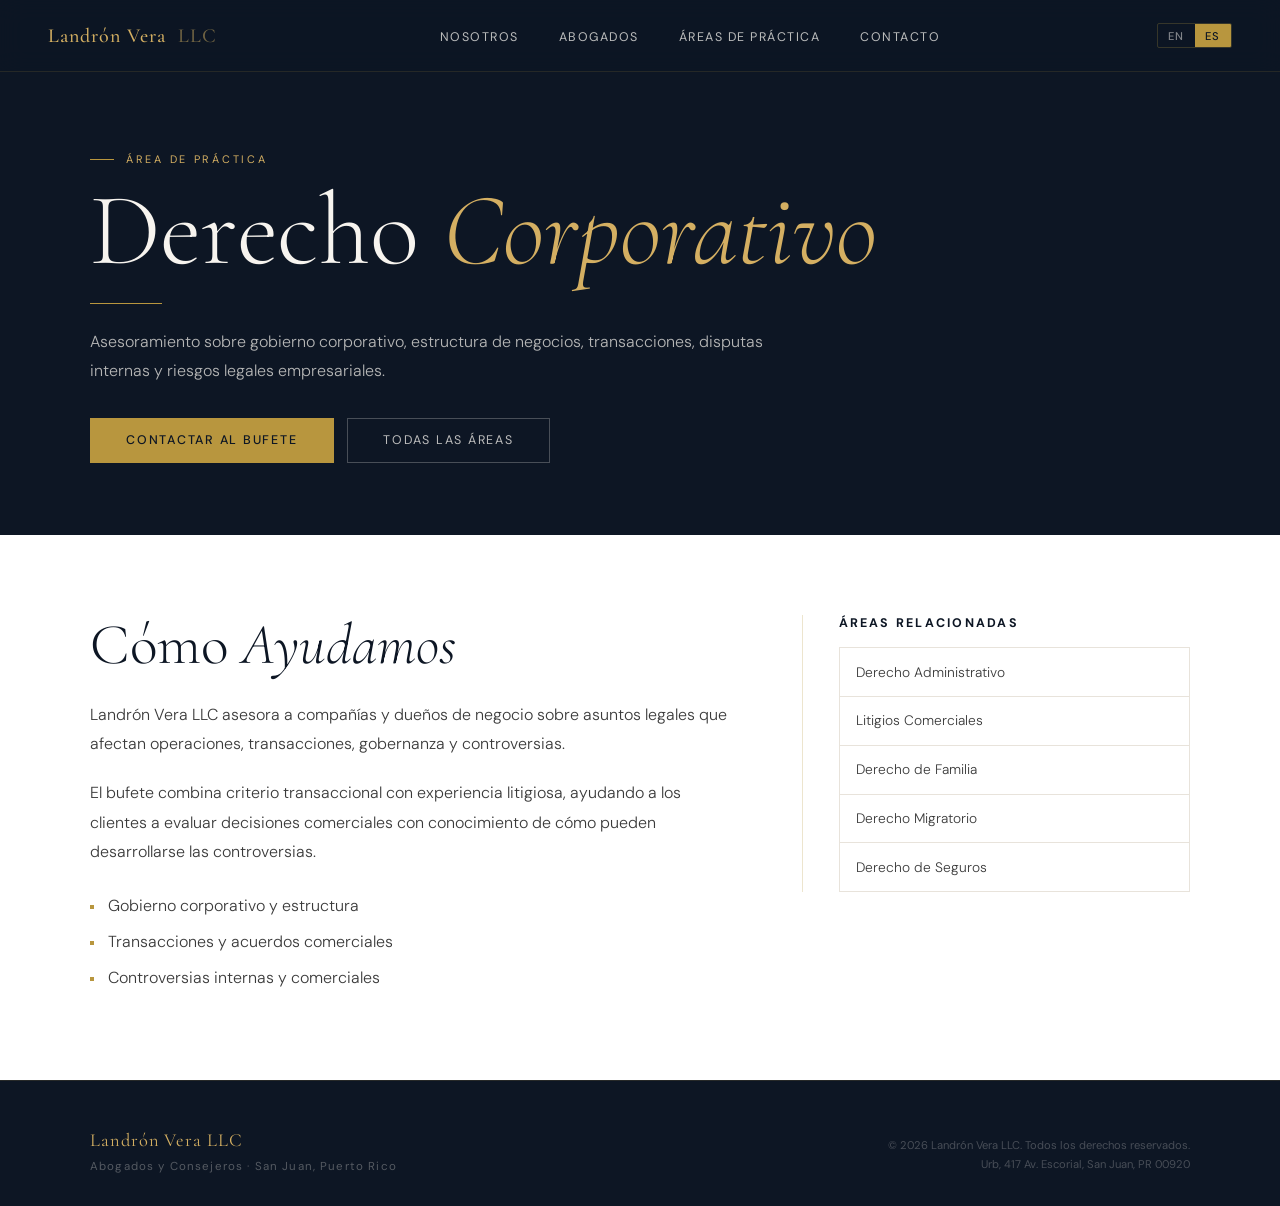
<file: corporate-law.html>
<!DOCTYPE html>
<html lang="es">
<head>
  <meta charset="UTF-8">
  <meta name="viewport" content="width=device-width, initial-scale=1.0">
  <title>Corporate Law in Puerto Rico | Landr&oacute;n Vera LLC</title>
  <meta name="description" content="Landr&oacute;n Vera LLC advises clients on corporate governance, transactions, business structure, disputes, and legal risk in Puerto Rico.">
  <link rel="icon" href="favicon.ico" sizes="any">
  <link rel="icon" type="image/svg+xml" href="favicon.svg">
  <link rel="preconnect" href="https://fonts.googleapis.com">
  <link rel="preconnect" href="https://fonts.gstatic.com" crossorigin>
  <link href="https://fonts.googleapis.com/css2?family=Cormorant+Garamond:ital,wght@0,300;0,400;0,500;0,600;1,300;1,400&family=DM+Sans:wght@300;400;500&display=swap" rel="stylesheet">
  <link rel="stylesheet" href="styles.css">
</head>
<body>
  <header class="site-header">
    <nav class="site-nav" aria-label="Primary">
      <a class="nav-logo display-face" href="index.html#hero">Landr&oacute;n Vera <span>LLC</span></a>

      <ul class="nav-links">
        <li><a href="index.html#about" data-en="About" data-es="Nosotros">About</a></li>
        <li><a href="index.html#attorneys" data-en="Attorneys" data-es="Abogados">Attorneys</a></li>
        <li><a href="index.html#practice" data-en="Practice Areas" data-es="&Aacute;reas de Pr&aacute;ctica">Practice Areas</a></li>
        <li><a href="index.html#contact" data-en="Contact" data-es="Contacto">Contact</a></li>
      </ul>

      <div class="nav-right">
        <div class="lang-toggle" role="group" aria-label="Language toggle">
          <button id="btnEN" type="button" data-lang-switch="en">EN</button>
          <button id="btnES" type="button" class="active" data-lang-switch="es">ES</button>
        </div>
        <!-- <a href="index.html#contact" class="nav-cta" data-en="Free Consultation" data-es="Consulta Gratis">Free Consultation</a> -->
        <button class="hamburger" type="button" aria-label="Menu" aria-controls="mobileMenu" aria-expanded="false" data-menu-toggle>
          <span></span>
          <span></span>
          <span></span>
        </button>
      </div>
    </nav>
  </header>

  <div class="mobile-menu" id="mobileMenu">
    <a href="index.html#about" data-en="About" data-es="Nosotros">About</a>
    <a href="index.html#attorneys" data-en="Attorneys" data-es="Abogados">Attorneys</a>
    <a href="index.html#practice" data-en="Practice Areas" data-es="&Aacute;reas de Pr&aacute;ctica">Practice Areas</a>
    <a href="index.html#contact" data-en="Contact" data-es="Contacto">Contact</a>
    <a href="index.html#contact" data-en="Free Consultation" data-es="Consulta Gratis">Free Consultation</a>
  </div>

  <main class="subpage-main">
    <section class="practice-page-hero">
      <div class="section-shell">
        <div class="section-label" data-en="Practice Area" data-es="&Aacute;rea de Pr&aacute;ctica">Practice Area</div>
        <h1 class="practice-page-title display-face" data-en="Corporate <em>Law</em>" data-es="Derecho <em>Corporativo</em>" data-i18n-html="true">Corporate <em>Law</em></h1>
        <div class="practice-page-rule"></div>
        <p class="practice-page-subtitle" data-en="Advice on corporate governance, business structure, transactions, internal disputes, and legal risk affecting companies." data-es="Asesoramiento sobre gobierno corporativo, estructura de negocios, transacciones, disputas internas y riesgos legales empresariales.">Advice on corporate governance, business structure, transactions, internal disputes, and legal risk affecting companies.</p>
        <div class="practice-page-actions">
          <a href="index.html#contact" class="btn-primary" data-en="Contact the Firm" data-es="Contactar al Bufete">Contact the Firm</a>
          <a href="index.html#practice" class="btn-ghost" data-en="All Practice Areas" data-es="Todas las &Aacute;reas">All Practice Areas</a>
        </div>
      </div>
    </section>

    <section class="practice-page-content">
      <div class="section-shell practice-page-grid">
        <div class="practice-page-copy">
          <h2 class="practice-page-heading display-face" data-en="How We <em>Help</em>" data-es="C&oacute;mo <em>Ayudamos</em>" data-i18n-html="true">How We <em>Help</em></h2>
          <p data-en="Landr&oacute;n Vera LLC advises companies and business owners on legal issues that affect operations, transactions, governance, and disputes." data-es="Landr&oacute;n Vera LLC asesora a compa&ntilde;&iacute;as y due&ntilde;os de negocio sobre asuntos legales que afectan operaciones, transacciones, gobernanza y controversias.">Landr&oacute;n Vera LLC advises companies and business owners on legal issues that affect operations, transactions, governance, and disputes.</p>
          <p data-en="The firm combines transactional judgment with litigation experience, helping clients evaluate business decisions with an understanding of how disputes may unfold." data-es="El bufete combina criterio transaccional con experiencia litigiosa, ayudando a los clientes a evaluar decisiones comerciales con conocimiento de c&oacute;mo pueden desarrollarse las controversias.">The firm combines transactional judgment with litigation experience, helping clients evaluate business decisions with an understanding of how disputes may unfold.</p>
          <ul class="practice-page-list">
              <li data-en="Corporate governance and structure" data-es="Gobierno corporativo y estructura">Corporate governance and structure</li>
              <li data-en="Business transactions and agreements" data-es="Transacciones y acuerdos comerciales">Business transactions and agreements</li>
              <li data-en="Internal and commercial disputes" data-es="Controversias internas y comerciales">Internal and commercial disputes</li>
          </ul>
        </div>

        <aside class="practice-page-aside">
          <h2 data-en="Related Areas" data-es="&Aacute;reas Relacionadas">Related Areas</h2>
          <div class="practice-page-links">
            <a href="administrative-law.html" data-en="Administrative Law" data-es="Derecho Administrativo">Administrative Law</a>
            <a href="commercial-litigation.html" data-en="Commercial Litigation" data-es="Litigios Comerciales">Commercial Litigation</a>
            <a href="family-law.html" data-en="Family Law" data-es="Derecho de Familia">Family Law</a>
            <a href="immigration-law.html" data-en="Immigration Law" data-es="Derecho Migratorio">Immigration Law</a>
            <a href="insurance-law.html" data-en="Insurance Law" data-es="Derecho de Seguros">Insurance Law</a>
          </div>
        </aside>
      </div>
    </section>
  </main>

  <footer>
    <div class="footer-inner section-shell">
      <div>
        <div class="footer-logo display-face">Landr&oacute;n Vera LLC</div>
        <div class="footer-sub" data-en="Attorneys at Law &middot; San Juan, Puerto Rico" data-es="Abogados y Consejeros &middot; San Juan, Puerto Rico">Attorneys at Law &middot; San Juan, Puerto Rico</div>
      </div>
      <div class="footer-copy">
        <span data-en="&copy; 2026 Landr&oacute;n Vera LLC. All rights reserved." data-es="&copy; 2026 Landr&oacute;n Vera LLC. Todos los derechos reservados.">&copy; 2026 Landr&oacute;n Vera LLC. All rights reserved.</span><br>
        <span data-en="Urb, 417 Av. Escorial, San Juan, PR 00920" data-es="Urb, 417 Av. Escorial, San Juan, PR 00920">Urb, 417 Av. Escorial, San Juan, PR 00920</span><br>
      </div>
    </div>
  </footer>

  <script src="main.js" defer></script>
</body>
</html>
</file>
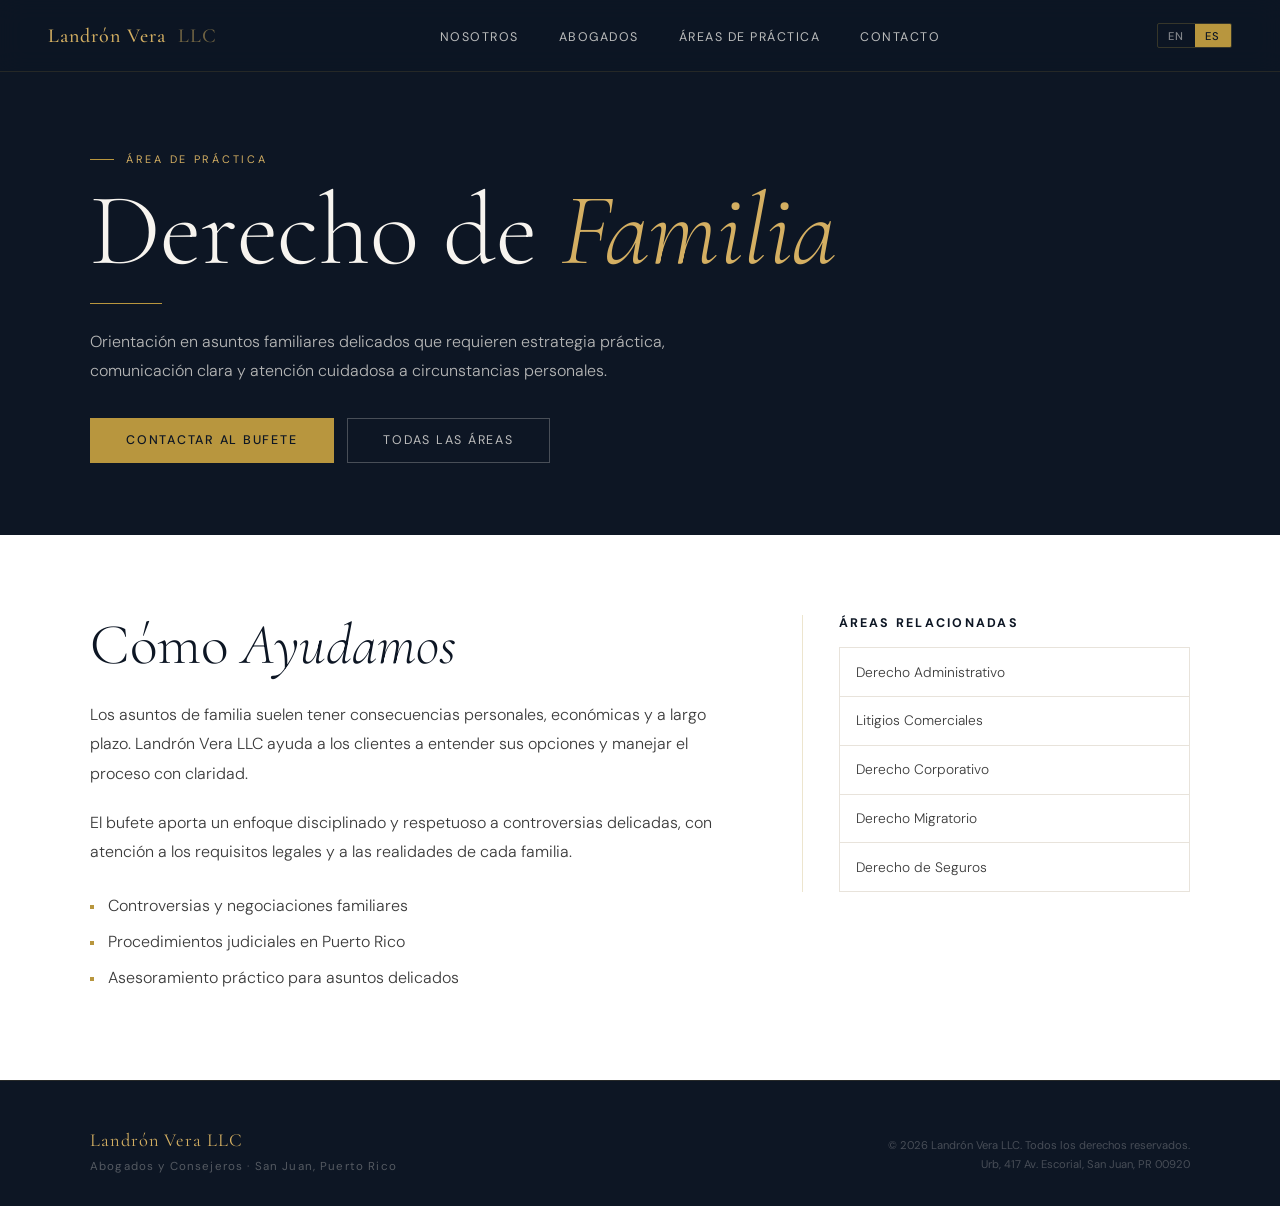
<file: family-law.html>
<!DOCTYPE html>
<html lang="es">
<head>
  <meta charset="UTF-8">
  <meta name="viewport" content="width=device-width, initial-scale=1.0">
  <title>Family Law in Puerto Rico | Landr&oacute;n Vera LLC</title>
  <meta name="description" content="Landr&oacute;n Vera LLC provides practical family law guidance in sensitive matters for clients in San Juan and throughout Puerto Rico.">
  <link rel="icon" href="favicon.ico" sizes="any">
  <link rel="icon" type="image/svg+xml" href="favicon.svg">
  <link rel="preconnect" href="https://fonts.googleapis.com">
  <link rel="preconnect" href="https://fonts.gstatic.com" crossorigin>
  <link href="https://fonts.googleapis.com/css2?family=Cormorant+Garamond:ital,wght@0,300;0,400;0,500;0,600;1,300;1,400&family=DM+Sans:wght@300;400;500&display=swap" rel="stylesheet">
  <link rel="stylesheet" href="styles.css">
</head>
<body>
  <header class="site-header">
    <nav class="site-nav" aria-label="Primary">
      <a class="nav-logo display-face" href="index.html#hero">Landr&oacute;n Vera <span>LLC</span></a>

      <ul class="nav-links">
        <li><a href="index.html#about" data-en="About" data-es="Nosotros">About</a></li>
        <li><a href="index.html#attorneys" data-en="Attorneys" data-es="Abogados">Attorneys</a></li>
        <li><a href="index.html#practice" data-en="Practice Areas" data-es="&Aacute;reas de Pr&aacute;ctica">Practice Areas</a></li>
        <li><a href="index.html#contact" data-en="Contact" data-es="Contacto">Contact</a></li>
      </ul>

      <div class="nav-right">
        <div class="lang-toggle" role="group" aria-label="Language toggle">
          <button id="btnEN" type="button" data-lang-switch="en">EN</button>
          <button id="btnES" type="button" class="active" data-lang-switch="es">ES</button>
        </div>
        <!-- <a href="index.html#contact" class="nav-cta" data-en="Free Consultation" data-es="Consulta Gratis">Free Consultation</a> -->
        <button class="hamburger" type="button" aria-label="Menu" aria-controls="mobileMenu" aria-expanded="false" data-menu-toggle>
          <span></span>
          <span></span>
          <span></span>
        </button>
      </div>
    </nav>
  </header>

  <div class="mobile-menu" id="mobileMenu">
    <a href="index.html#about" data-en="About" data-es="Nosotros">About</a>
    <a href="index.html#attorneys" data-en="Attorneys" data-es="Abogados">Attorneys</a>
    <a href="index.html#practice" data-en="Practice Areas" data-es="&Aacute;reas de Pr&aacute;ctica">Practice Areas</a>
    <a href="index.html#contact" data-en="Contact" data-es="Contacto">Contact</a>
    <a href="index.html#contact" data-en="Free Consultation" data-es="Consulta Gratis">Free Consultation</a>
  </div>

  <main class="subpage-main">
    <section class="practice-page-hero">
      <div class="section-shell">
        <div class="section-label" data-en="Practice Area" data-es="&Aacute;rea de Pr&aacute;ctica">Practice Area</div>
        <h1 class="practice-page-title display-face" data-en="Family <em>Law</em>" data-es="Derecho de <em>Familia</em>" data-i18n-html="true">Family <em>Law</em></h1>
        <div class="practice-page-rule"></div>
        <p class="practice-page-subtitle" data-en="Guidance in sensitive family matters requiring practical legal strategy, clear communication, and careful attention to personal circumstances." data-es="Orientaci&oacute;n en asuntos familiares delicados que requieren estrategia pr&aacute;ctica, comunicaci&oacute;n clara y atenci&oacute;n cuidadosa a circunstancias personales.">Guidance in sensitive family matters requiring practical legal strategy, clear communication, and careful attention to personal circumstances.</p>
        <div class="practice-page-actions">
          <a href="index.html#contact" class="btn-primary" data-en="Contact the Firm" data-es="Contactar al Bufete">Contact the Firm</a>
          <a href="index.html#practice" class="btn-ghost" data-en="All Practice Areas" data-es="Todas las &Aacute;reas">All Practice Areas</a>
        </div>
      </div>
    </section>

    <section class="practice-page-content">
      <div class="section-shell practice-page-grid">
        <div class="practice-page-copy">
          <h2 class="practice-page-heading display-face" data-en="How We <em>Help</em>" data-es="C&oacute;mo <em>Ayudamos</em>" data-i18n-html="true">How We <em>Help</em></h2>
          <p data-en="Family law matters often carry personal, financial, and long-term consequences. Landr&oacute;n Vera LLC helps clients understand their options and move through the process with clarity." data-es="Los asuntos de familia suelen tener consecuencias personales, econ&oacute;micas y a largo plazo. Landr&oacute;n Vera LLC ayuda a los clientes a entender sus opciones y manejar el proceso con claridad.">Family law matters often carry personal, financial, and long-term consequences. Landr&oacute;n Vera LLC helps clients understand their options and move through the process with clarity.</p>
          <p data-en="The firm brings a disciplined, respectful approach to sensitive disputes, with attention to both legal requirements and the realities facing each family." data-es="El bufete aporta un enfoque disciplinado y respetuoso a controversias delicadas, con atenci&oacute;n a los requisitos legales y a las realidades de cada familia.">The firm brings a disciplined, respectful approach to sensitive disputes, with attention to both legal requirements and the realities facing each family.</p>
          <ul class="practice-page-list">
              <li data-en="Family disputes and negotiations" data-es="Controversias y negociaciones familiares">Family disputes and negotiations</li>
              <li data-en="Court proceedings in Puerto Rico" data-es="Procedimientos judiciales en Puerto Rico">Court proceedings in Puerto Rico</li>
              <li data-en="Practical counsel for sensitive matters" data-es="Asesoramiento pr&aacute;ctico para asuntos delicados">Practical counsel for sensitive matters</li>
          </ul>
        </div>

        <aside class="practice-page-aside">
          <h2 data-en="Related Areas" data-es="&Aacute;reas Relacionadas">Related Areas</h2>
          <div class="practice-page-links">
            <a href="administrative-law.html" data-en="Administrative Law" data-es="Derecho Administrativo">Administrative Law</a>
            <a href="commercial-litigation.html" data-en="Commercial Litigation" data-es="Litigios Comerciales">Commercial Litigation</a>
            <a href="corporate-law.html" data-en="Corporate Law" data-es="Derecho Corporativo">Corporate Law</a>
            <a href="immigration-law.html" data-en="Immigration Law" data-es="Derecho Migratorio">Immigration Law</a>
            <a href="insurance-law.html" data-en="Insurance Law" data-es="Derecho de Seguros">Insurance Law</a>
          </div>
        </aside>
      </div>
    </section>
  </main>

  <footer>
    <div class="footer-inner section-shell">
      <div>
        <div class="footer-logo display-face">Landr&oacute;n Vera LLC</div>
        <div class="footer-sub" data-en="Attorneys at Law &middot; San Juan, Puerto Rico" data-es="Abogados y Consejeros &middot; San Juan, Puerto Rico">Attorneys at Law &middot; San Juan, Puerto Rico</div>
      </div>
      <div class="footer-copy">
        <span data-en="&copy; 2026 Landr&oacute;n Vera LLC. All rights reserved." data-es="&copy; 2026 Landr&oacute;n Vera LLC. Todos los derechos reservados.">&copy; 2026 Landr&oacute;n Vera LLC. All rights reserved.</span><br>
        <span data-en="Urb, 417 Av. Escorial, San Juan, PR 00920" data-es="Urb, 417 Av. Escorial, San Juan, PR 00920">Urb, 417 Av. Escorial, San Juan, PR 00920</span><br>
      </div>
    </div>
  </footer>

  <script src="main.js" defer></script>
</body>
</html>
</file>
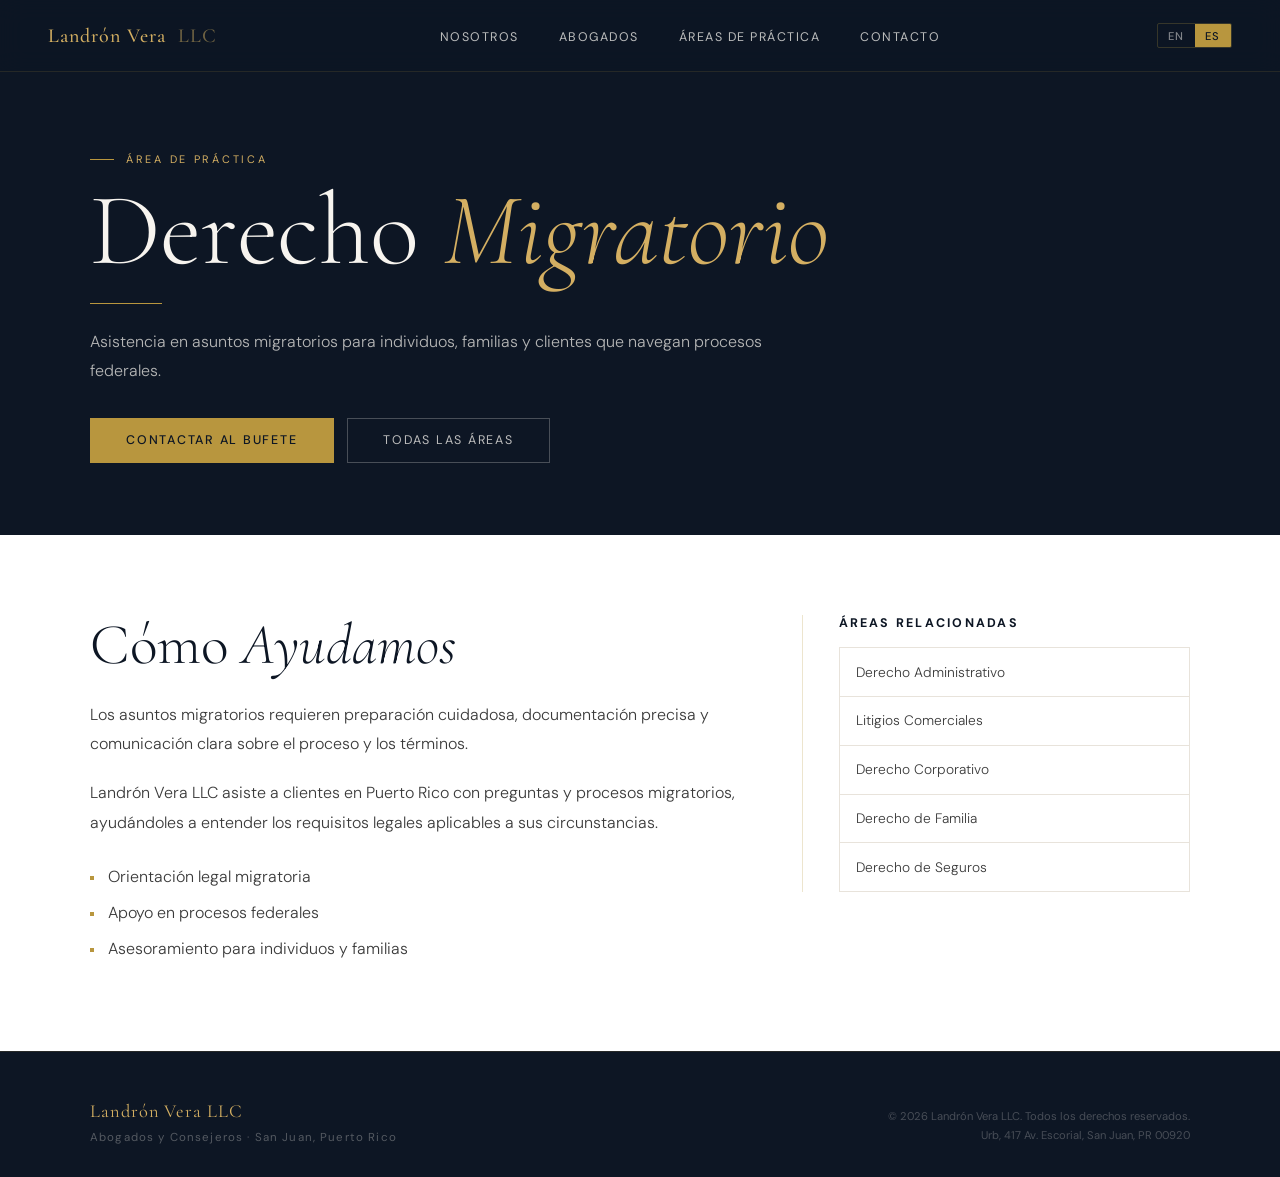
<file: immigration-law.html>
<!DOCTYPE html>
<html lang="es">
<head>
  <meta charset="UTF-8">
  <meta name="viewport" content="width=device-width, initial-scale=1.0">
  <title>Immigration Law in Puerto Rico | Landr&oacute;n Vera LLC</title>
  <meta name="description" content="Landr&oacute;n Vera LLC assists individuals, families, and clients with immigration-related legal matters and federal processes in Puerto Rico.">
  <link rel="icon" href="favicon.ico" sizes="any">
  <link rel="icon" type="image/svg+xml" href="favicon.svg">
  <link rel="preconnect" href="https://fonts.googleapis.com">
  <link rel="preconnect" href="https://fonts.gstatic.com" crossorigin>
  <link href="https://fonts.googleapis.com/css2?family=Cormorant+Garamond:ital,wght@0,300;0,400;0,500;0,600;1,300;1,400&family=DM+Sans:wght@300;400;500&display=swap" rel="stylesheet">
  <link rel="stylesheet" href="styles.css">
</head>
<body>
  <header class="site-header">
    <nav class="site-nav" aria-label="Primary">
      <a class="nav-logo display-face" href="index.html#hero">Landr&oacute;n Vera <span>LLC</span></a>

      <ul class="nav-links">
        <li><a href="index.html#about" data-en="About" data-es="Nosotros">About</a></li>
        <li><a href="index.html#attorneys" data-en="Attorneys" data-es="Abogados">Attorneys</a></li>
        <li><a href="index.html#practice" data-en="Practice Areas" data-es="&Aacute;reas de Pr&aacute;ctica">Practice Areas</a></li>
        <li><a href="index.html#contact" data-en="Contact" data-es="Contacto">Contact</a></li>
      </ul>

      <div class="nav-right">
        <div class="lang-toggle" role="group" aria-label="Language toggle">
          <button id="btnEN" type="button" data-lang-switch="en">EN</button>
          <button id="btnES" type="button" class="active" data-lang-switch="es">ES</button>
        </div>
        <!-- <a href="index.html#contact" class="nav-cta" data-en="Free Consultation" data-es="Consulta Gratis">Free Consultation</a> -->
        <button class="hamburger" type="button" aria-label="Menu" aria-controls="mobileMenu" aria-expanded="false" data-menu-toggle>
          <span></span>
          <span></span>
          <span></span>
        </button>
      </div>
    </nav>
  </header>

  <div class="mobile-menu" id="mobileMenu">
    <a href="index.html#about" data-en="About" data-es="Nosotros">About</a>
    <a href="index.html#attorneys" data-en="Attorneys" data-es="Abogados">Attorneys</a>
    <a href="index.html#practice" data-en="Practice Areas" data-es="&Aacute;reas de Pr&aacute;ctica">Practice Areas</a>
    <a href="index.html#contact" data-en="Contact" data-es="Contacto">Contact</a>
    <a href="index.html#contact" data-en="Free Consultation" data-es="Consulta Gratis">Free Consultation</a>
  </div>

  <main class="subpage-main">
    <section class="practice-page-hero">
      <div class="section-shell">
        <div class="section-label" data-en="Practice Area" data-es="&Aacute;rea de Pr&aacute;ctica">Practice Area</div>
        <h1 class="practice-page-title display-face" data-en="Immigration <em>Law</em>" data-es="Derecho <em>Migratorio</em>" data-i18n-html="true">Immigration <em>Law</em></h1>
        <div class="practice-page-rule"></div>
        <p class="practice-page-subtitle" data-en="Assistance with immigration-related legal issues for individuals, families, and clients navigating federal processes." data-es="Asistencia en asuntos migratorios para individuos, familias y clientes que navegan procesos federales.">Assistance with immigration-related legal issues for individuals, families, and clients navigating federal processes.</p>
        <div class="practice-page-actions">
          <a href="index.html#contact" class="btn-primary" data-en="Contact the Firm" data-es="Contactar al Bufete">Contact the Firm</a>
          <a href="index.html#practice" class="btn-ghost" data-en="All Practice Areas" data-es="Todas las &Aacute;reas">All Practice Areas</a>
        </div>
      </div>
    </section>

    <section class="practice-page-content">
      <div class="section-shell practice-page-grid">
        <div class="practice-page-copy">
          <h2 class="practice-page-heading display-face" data-en="How We <em>Help</em>" data-es="C&oacute;mo <em>Ayudamos</em>" data-i18n-html="true">How We <em>Help</em></h2>
          <p data-en="Immigration matters require careful preparation, accurate documentation, and clear communication about process and timing." data-es="Los asuntos migratorios requieren preparaci&oacute;n cuidadosa, documentaci&oacute;n precisa y comunicaci&oacute;n clara sobre el proceso y los t&eacute;rminos.">Immigration matters require careful preparation, accurate documentation, and clear communication about process and timing.</p>
          <p data-en="Landr&oacute;n Vera LLC assists clients in Puerto Rico with immigration-related questions and proceedings, helping them understand the legal requirements that apply to their circumstances." data-es="Landr&oacute;n Vera LLC asiste a clientes en Puerto Rico con preguntas y procesos migratorios, ayud&aacute;ndoles a entender los requisitos legales aplicables a sus circunstancias.">Landr&oacute;n Vera LLC assists clients in Puerto Rico with immigration-related questions and proceedings, helping them understand the legal requirements that apply to their circumstances.</p>
          <ul class="practice-page-list">
              <li data-en="Immigration-related legal guidance" data-es="Orientaci&oacute;n legal migratoria">Immigration-related legal guidance</li>
              <li data-en="Federal process support" data-es="Apoyo en procesos federales">Federal process support</li>
              <li data-en="Counsel for individuals and families" data-es="Asesoramiento para individuos y familias">Counsel for individuals and families</li>
          </ul>
        </div>

        <aside class="practice-page-aside">
          <h2 data-en="Related Areas" data-es="&Aacute;reas Relacionadas">Related Areas</h2>
          <div class="practice-page-links">
            <a href="administrative-law.html" data-en="Administrative Law" data-es="Derecho Administrativo">Administrative Law</a>
            <a href="commercial-litigation.html" data-en="Commercial Litigation" data-es="Litigios Comerciales">Commercial Litigation</a>
            <a href="corporate-law.html" data-en="Corporate Law" data-es="Derecho Corporativo">Corporate Law</a>
            <a href="family-law.html" data-en="Family Law" data-es="Derecho de Familia">Family Law</a>
            <a href="insurance-law.html" data-en="Insurance Law" data-es="Derecho de Seguros">Insurance Law</a>
          </div>
        </aside>
      </div>
    </section>
  </main>

  <footer>
    <div class="footer-inner section-shell">
      <div>
        <div class="footer-logo display-face">Landr&oacute;n Vera LLC</div>
        <div class="footer-sub" data-en="Attorneys at Law &middot; San Juan, Puerto Rico" data-es="Abogados y Consejeros &middot; San Juan, Puerto Rico">Attorneys at Law &middot; San Juan, Puerto Rico</div>
      </div>
      <div class="footer-copy">
        <span data-en="&copy; 2026 Landr&oacute;n Vera LLC. All rights reserved." data-es="&copy; 2026 Landr&oacute;n Vera LLC. Todos los derechos reservados.">&copy; 2026 Landr&oacute;n Vera LLC. All rights reserved.</span><br>
        <span data-en="Urb, 417 Av. Escorial, San Juan, PR 00920" data-es="Urb, 417 Av. Escorial, San Juan, PR 00920">Urb, 417 Av. Escorial, San Juan, PR 00920</span><br>
      </div>
    </div>
  </footer>

  <script src="main.js" defer></script>
</body>
</html>
</file>
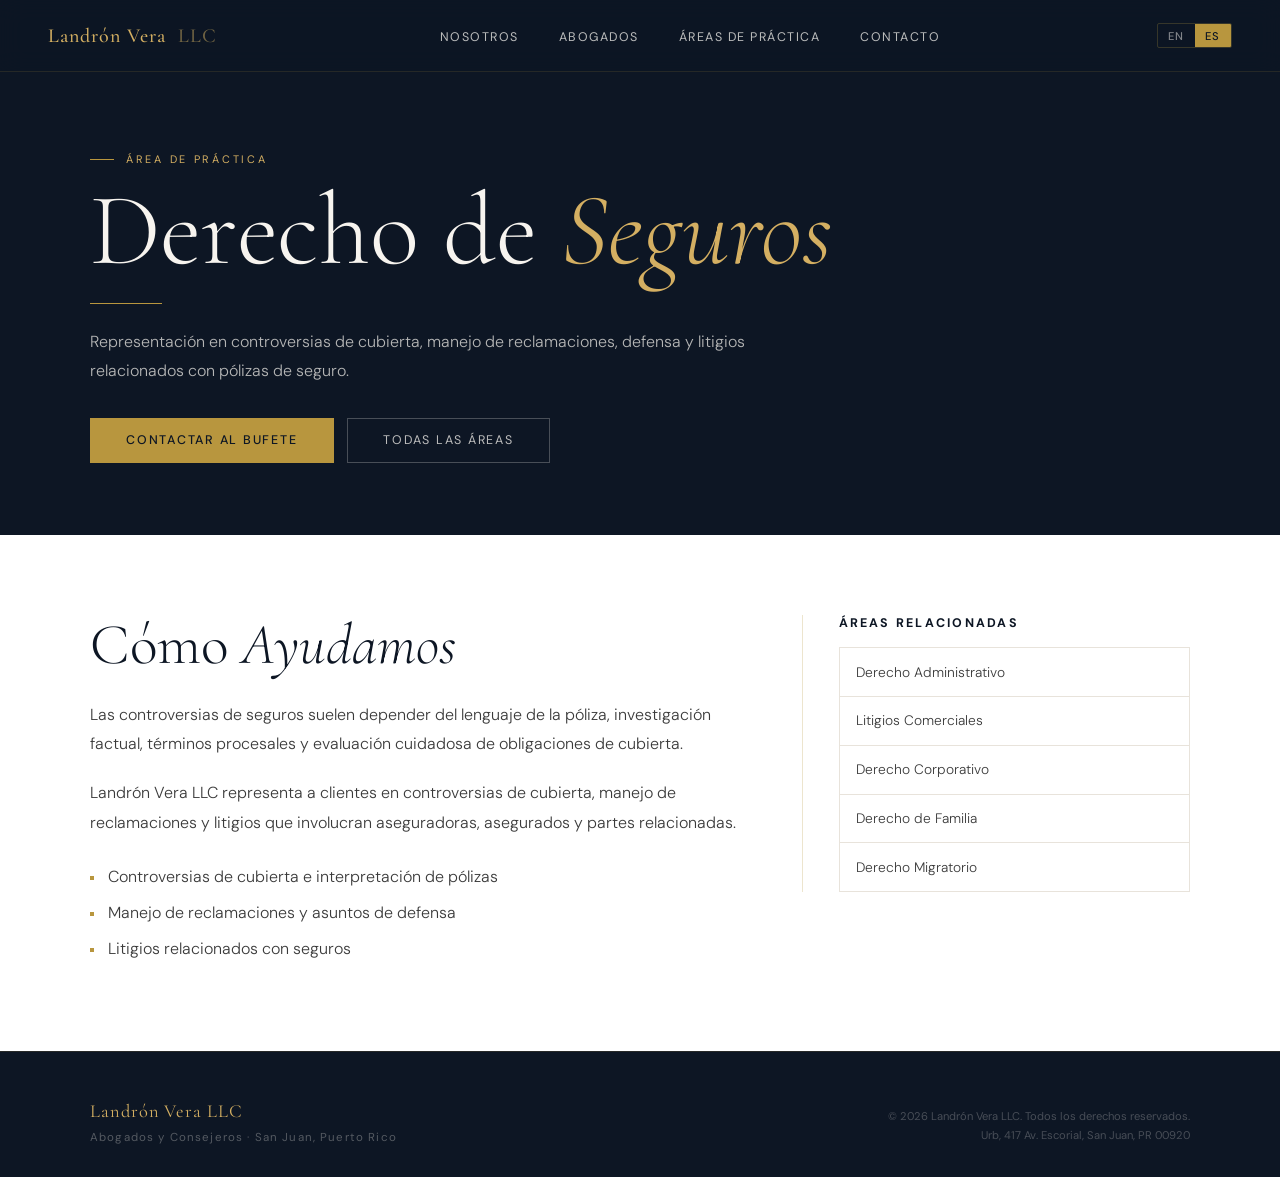
<file: insurance-law.html>
<!DOCTYPE html>
<html lang="es">
<head>
  <meta charset="UTF-8">
  <meta name="viewport" content="width=device-width, initial-scale=1.0">
  <title>Insurance Law in Puerto Rico | Landr&oacute;n Vera LLC</title>
  <meta name="description" content="Landr&oacute;n Vera LLC represents clients in insurance coverage disputes, claims handling issues, defense matters, and policy litigation in Puerto Rico.">
  <link rel="icon" href="favicon.ico" sizes="any">
  <link rel="icon" type="image/svg+xml" href="favicon.svg">
  <link rel="preconnect" href="https://fonts.googleapis.com">
  <link rel="preconnect" href="https://fonts.gstatic.com" crossorigin>
  <link href="https://fonts.googleapis.com/css2?family=Cormorant+Garamond:ital,wght@0,300;0,400;0,500;0,600;1,300;1,400&family=DM+Sans:wght@300;400;500&display=swap" rel="stylesheet">
  <link rel="stylesheet" href="styles.css">
</head>
<body>
  <header class="site-header">
    <nav class="site-nav" aria-label="Primary">
      <a class="nav-logo display-face" href="index.html#hero">Landr&oacute;n Vera <span>LLC</span></a>

      <ul class="nav-links">
        <li><a href="index.html#about" data-en="About" data-es="Nosotros">About</a></li>
        <li><a href="index.html#attorneys" data-en="Attorneys" data-es="Abogados">Attorneys</a></li>
        <li><a href="index.html#practice" data-en="Practice Areas" data-es="&Aacute;reas de Pr&aacute;ctica">Practice Areas</a></li>
        <li><a href="index.html#contact" data-en="Contact" data-es="Contacto">Contact</a></li>
      </ul>

      <div class="nav-right">
        <div class="lang-toggle" role="group" aria-label="Language toggle">
          <button id="btnEN" type="button" data-lang-switch="en">EN</button>
          <button id="btnES" type="button" class="active" data-lang-switch="es">ES</button>
        </div>
        <!-- <a href="index.html#contact" class="nav-cta" data-en="Free Consultation" data-es="Consulta Gratis">Free Consultation</a> -->
        <button class="hamburger" type="button" aria-label="Menu" aria-controls="mobileMenu" aria-expanded="false" data-menu-toggle>
          <span></span>
          <span></span>
          <span></span>
        </button>
      </div>
    </nav>
  </header>

  <div class="mobile-menu" id="mobileMenu">
    <a href="index.html#about" data-en="About" data-es="Nosotros">About</a>
    <a href="index.html#attorneys" data-en="Attorneys" data-es="Abogados">Attorneys</a>
    <a href="index.html#practice" data-en="Practice Areas" data-es="&Aacute;reas de Pr&aacute;ctica">Practice Areas</a>
    <a href="index.html#contact" data-en="Contact" data-es="Contacto">Contact</a>
    <a href="index.html#contact" data-en="Free Consultation" data-es="Consulta Gratis">Free Consultation</a>
  </div>

  <main class="subpage-main">
    <section class="practice-page-hero">
      <div class="section-shell">
        <div class="section-label" data-en="Practice Area" data-es="&Aacute;rea de Pr&aacute;ctica">Practice Area</div>
        <h1 class="practice-page-title display-face" data-en="Insurance <em>Law</em>" data-es="Derecho de <em>Seguros</em>" data-i18n-html="true">Insurance <em>Law</em></h1>
        <div class="practice-page-rule"></div>
        <p class="practice-page-subtitle" data-en="Representation in insurance coverage disputes, claims handling issues, defense matters, and policy-related litigation." data-es="Representaci&oacute;n en controversias de cubierta, manejo de reclamaciones, defensa y litigios relacionados con p&oacute;lizas de seguro.">Representation in insurance coverage disputes, claims handling issues, defense matters, and policy-related litigation.</p>
        <div class="practice-page-actions">
          <a href="index.html#contact" class="btn-primary" data-en="Contact the Firm" data-es="Contactar al Bufete">Contact the Firm</a>
          <a href="index.html#practice" class="btn-ghost" data-en="All Practice Areas" data-es="Todas las &Aacute;reas">All Practice Areas</a>
        </div>
      </div>
    </section>

    <section class="practice-page-content">
      <div class="section-shell practice-page-grid">
        <div class="practice-page-copy">
          <h2 class="practice-page-heading display-face" data-en="How We <em>Help</em>" data-es="C&oacute;mo <em>Ayudamos</em>" data-i18n-html="true">How We <em>Help</em></h2>
          <p data-en="Insurance disputes often turn on policy language, factual investigation, procedural timing, and careful evaluation of coverage obligations." data-es="Las controversias de seguros suelen depender del lenguaje de la p&oacute;liza, investigaci&oacute;n factual, t&eacute;rminos procesales y evaluaci&oacute;n cuidadosa de obligaciones de cubierta.">Insurance disputes often turn on policy language, factual investigation, procedural timing, and careful evaluation of coverage obligations.</p>
          <p data-en="Landr&oacute;n Vera LLC represents clients in coverage disputes, claims handling issues, and litigation involving insurers, policyholders, and related parties." data-es="Landr&oacute;n Vera LLC representa a clientes en controversias de cubierta, manejo de reclamaciones y litigios que involucran aseguradoras, asegurados y partes relacionadas.">Landr&oacute;n Vera LLC represents clients in coverage disputes, claims handling issues, and litigation involving insurers, policyholders, and related parties.</p>
          <ul class="practice-page-list">
              <li data-en="Coverage disputes and policy interpretation" data-es="Controversias de cubierta e interpretaci&oacute;n de p&oacute;lizas">Coverage disputes and policy interpretation</li>
              <li data-en="Claims handling and defense matters" data-es="Manejo de reclamaciones y asuntos de defensa">Claims handling and defense matters</li>
              <li data-en="Insurance-related litigation" data-es="Litigios relacionados con seguros">Insurance-related litigation</li>
          </ul>
        </div>

        <aside class="practice-page-aside">
          <h2 data-en="Related Areas" data-es="&Aacute;reas Relacionadas">Related Areas</h2>
          <div class="practice-page-links">
            <a href="administrative-law.html" data-en="Administrative Law" data-es="Derecho Administrativo">Administrative Law</a>
            <a href="commercial-litigation.html" data-en="Commercial Litigation" data-es="Litigios Comerciales">Commercial Litigation</a>
            <a href="corporate-law.html" data-en="Corporate Law" data-es="Derecho Corporativo">Corporate Law</a>
            <a href="family-law.html" data-en="Family Law" data-es="Derecho de Familia">Family Law</a>
            <a href="immigration-law.html" data-en="Immigration Law" data-es="Derecho Migratorio">Immigration Law</a>
          </div>
        </aside>
      </div>
    </section>
  </main>

  <footer>
    <div class="footer-inner section-shell">
      <div>
        <div class="footer-logo display-face">Landr&oacute;n Vera LLC</div>
        <div class="footer-sub" data-en="Attorneys at Law &middot; San Juan, Puerto Rico" data-es="Abogados y Consejeros &middot; San Juan, Puerto Rico">Attorneys at Law &middot; San Juan, Puerto Rico</div>
      </div>
      <div class="footer-copy">
        <span data-en="&copy; 2026 Landr&oacute;n Vera LLC. All rights reserved." data-es="&copy; 2026 Landr&oacute;n Vera LLC. Todos los derechos reservados.">&copy; 2026 Landr&oacute;n Vera LLC. All rights reserved.</span><br>
        <span data-en="Urb, 417 Av. Escorial, San Juan, PR 00920" data-es="Urb, 417 Av. Escorial, San Juan, PR 00920">Urb, 417 Av. Escorial, San Juan, PR 00920</span><br>
      </div>
    </div>
  </footer>

  <script src="main.js" defer></script>
</body>
</html>
</file>
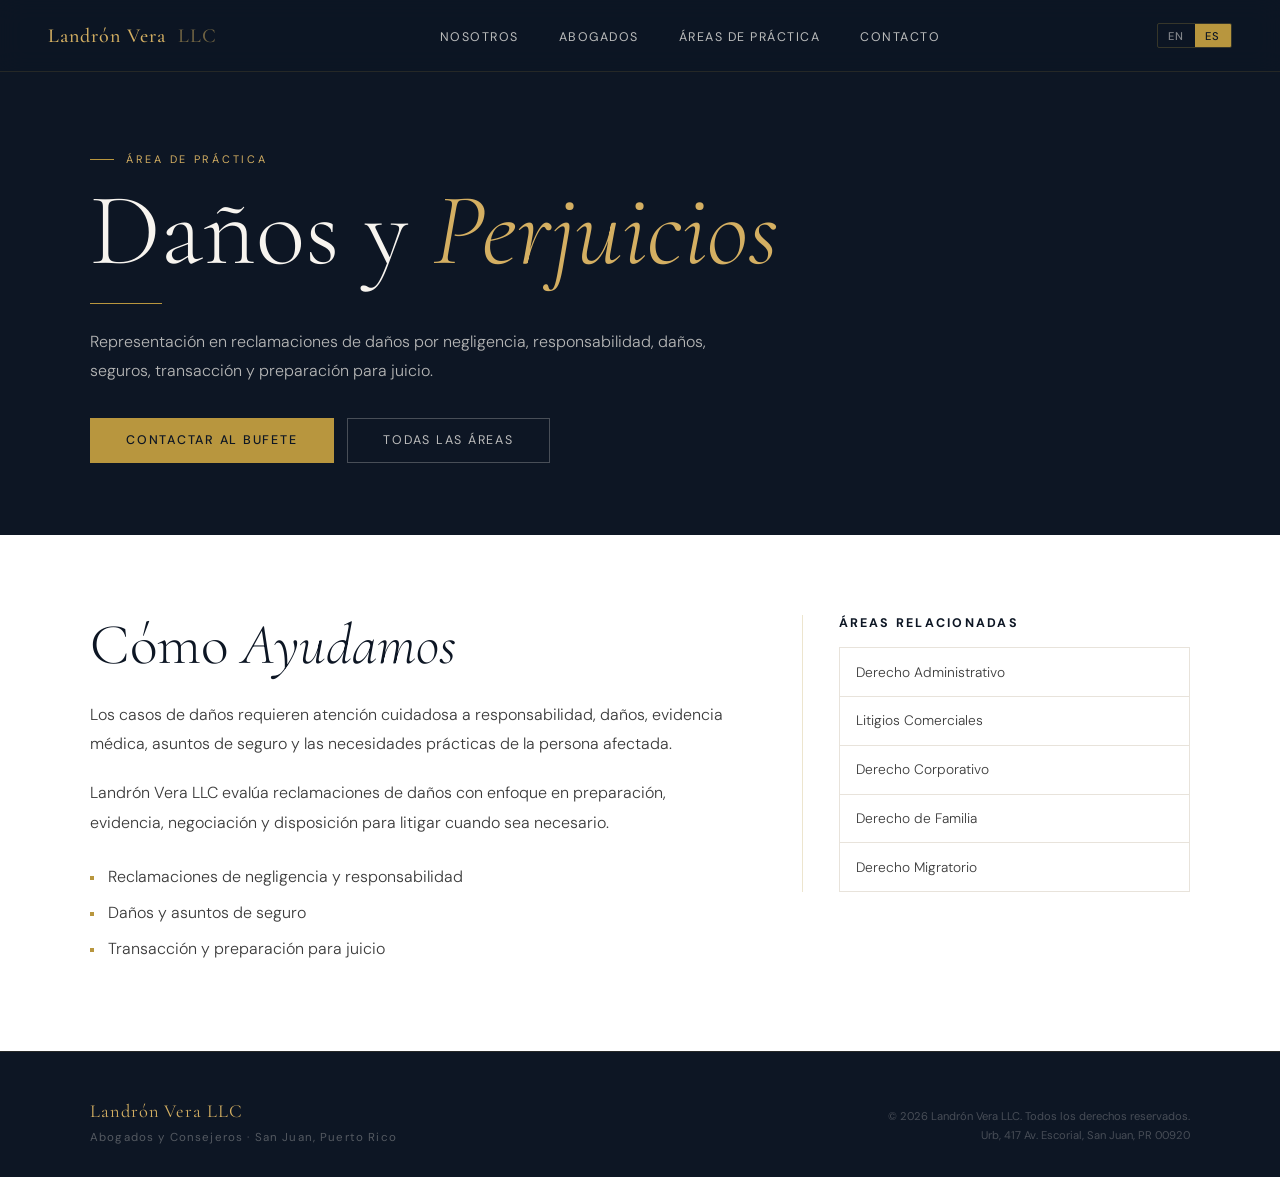
<file: personal-injury.html>
<!DOCTYPE html>
<html lang="es">
<head>
  <meta charset="UTF-8">
  <meta name="viewport" content="width=device-width, initial-scale=1.0">
  <title>Personal Injury in Puerto Rico | Landr&oacute;n Vera LLC</title>
  <meta name="description" content="Landr&oacute;n Vera LLC represents clients in personal injury claims involving negligence, liability, damages, insurance, and litigation in Puerto Rico.">
  <link rel="icon" href="favicon.ico" sizes="any">
  <link rel="icon" type="image/svg+xml" href="favicon.svg">
  <link rel="preconnect" href="https://fonts.googleapis.com">
  <link rel="preconnect" href="https://fonts.gstatic.com" crossorigin>
  <link href="https://fonts.googleapis.com/css2?family=Cormorant+Garamond:ital,wght@0,300;0,400;0,500;0,600;1,300;1,400&family=DM+Sans:wght@300;400;500&display=swap" rel="stylesheet">
  <link rel="stylesheet" href="styles.css">
</head>
<body>
  <header class="site-header">
    <nav class="site-nav" aria-label="Primary">
      <a class="nav-logo display-face" href="index.html#hero">Landr&oacute;n Vera <span>LLC</span></a>

      <ul class="nav-links">
        <li><a href="index.html#about" data-en="About" data-es="Nosotros">About</a></li>
        <li><a href="index.html#attorneys" data-en="Attorneys" data-es="Abogados">Attorneys</a></li>
        <li><a href="index.html#practice" data-en="Practice Areas" data-es="&Aacute;reas de Pr&aacute;ctica">Practice Areas</a></li>
        <li><a href="index.html#contact" data-en="Contact" data-es="Contacto">Contact</a></li>
      </ul>

      <div class="nav-right">
        <div class="lang-toggle" role="group" aria-label="Language toggle">
          <button id="btnEN" type="button" data-lang-switch="en">EN</button>
          <button id="btnES" type="button" class="active" data-lang-switch="es">ES</button>
        </div>
        <!-- <a href="index.html#contact" class="nav-cta" data-en="Free Consultation" data-es="Consulta Gratis">Free Consultation</a> -->
        <button class="hamburger" type="button" aria-label="Menu" aria-controls="mobileMenu" aria-expanded="false" data-menu-toggle>
          <span></span>
          <span></span>
          <span></span>
        </button>
      </div>
    </nav>
  </header>

  <div class="mobile-menu" id="mobileMenu">
    <a href="index.html#about" data-en="About" data-es="Nosotros">About</a>
    <a href="index.html#attorneys" data-en="Attorneys" data-es="Abogados">Attorneys</a>
    <a href="index.html#practice" data-en="Practice Areas" data-es="&Aacute;reas de Pr&aacute;ctica">Practice Areas</a>
    <a href="index.html#contact" data-en="Contact" data-es="Contacto">Contact</a>
    <a href="index.html#contact" data-en="Free Consultation" data-es="Consulta Gratis">Free Consultation</a>
  </div>

  <main class="subpage-main">
    <section class="practice-page-hero">
      <div class="section-shell">
        <div class="section-label" data-en="Practice Area" data-es="&Aacute;rea de Pr&aacute;ctica">Practice Area</div>
        <h1 class="practice-page-title display-face" data-en="Personal <em>Injury</em>" data-es="Da&ntilde;os y <em>Perjuicios</em>" data-i18n-html="true">Personal <em>Injury</em></h1>
        <div class="practice-page-rule"></div>
        <p class="practice-page-subtitle" data-en="Representation in injury claims involving negligence, liability, damages, insurance, settlement, and trial preparation." data-es="Representaci&oacute;n en reclamaciones de da&ntilde;os por negligencia, responsabilidad, da&ntilde;os, seguros, transacci&oacute;n y preparaci&oacute;n para juicio.">Representation in injury claims involving negligence, liability, damages, insurance, settlement, and trial preparation.</p>
        <div class="practice-page-actions">
          <a href="index.html#contact" class="btn-primary" data-en="Contact the Firm" data-es="Contactar al Bufete">Contact the Firm</a>
          <a href="index.html#practice" class="btn-ghost" data-en="All Practice Areas" data-es="Todas las &Aacute;reas">All Practice Areas</a>
        </div>
      </div>
    </section>

    <section class="practice-page-content">
      <div class="section-shell practice-page-grid">
        <div class="practice-page-copy">
          <h2 class="practice-page-heading display-face" data-en="How We <em>Help</em>" data-es="C&oacute;mo <em>Ayudamos</em>" data-i18n-html="true">How We <em>Help</em></h2>
          <p data-en="Personal injury matters require careful attention to liability, damages, medical evidence, insurance issues, and the practical needs of the injured person." data-es="Los casos de da&ntilde;os requieren atenci&oacute;n cuidadosa a responsabilidad, da&ntilde;os, evidencia m&eacute;dica, asuntos de seguro y las necesidades pr&aacute;cticas de la persona afectada.">Personal injury matters require careful attention to liability, damages, medical evidence, insurance issues, and the practical needs of the injured person.</p>
          <p data-en="Landr&oacute;n Vera LLC evaluates injury claims with a focus on preparation, evidence, negotiation, and readiness for litigation when needed." data-es="Landr&oacute;n Vera LLC eval&uacute;a reclamaciones de da&ntilde;os con enfoque en preparaci&oacute;n, evidencia, negociaci&oacute;n y disposici&oacute;n para litigar cuando sea necesario.">Landr&oacute;n Vera LLC evaluates injury claims with a focus on preparation, evidence, negotiation, and readiness for litigation when needed.</p>
          <ul class="practice-page-list">
              <li data-en="Negligence and liability claims" data-es="Reclamaciones de negligencia y responsabilidad">Negligence and liability claims</li>
              <li data-en="Damages and insurance issues" data-es="Da&ntilde;os y asuntos de seguro">Damages and insurance issues</li>
              <li data-en="Settlement and trial preparation" data-es="Transacci&oacute;n y preparaci&oacute;n para juicio">Settlement and trial preparation</li>
          </ul>
        </div>

        <aside class="practice-page-aside">
          <h2 data-en="Related Areas" data-es="&Aacute;reas Relacionadas">Related Areas</h2>
          <div class="practice-page-links">
            <a href="administrative-law.html" data-en="Administrative Law" data-es="Derecho Administrativo">Administrative Law</a>
            <a href="commercial-litigation.html" data-en="Commercial Litigation" data-es="Litigios Comerciales">Commercial Litigation</a>
            <a href="corporate-law.html" data-en="Corporate Law" data-es="Derecho Corporativo">Corporate Law</a>
            <a href="family-law.html" data-en="Family Law" data-es="Derecho de Familia">Family Law</a>
            <a href="immigration-law.html" data-en="Immigration Law" data-es="Derecho Migratorio">Immigration Law</a>
          </div>
        </aside>
      </div>
    </section>
  </main>

  <footer>
    <div class="footer-inner section-shell">
      <div>
        <div class="footer-logo display-face">Landr&oacute;n Vera LLC</div>
        <div class="footer-sub" data-en="Attorneys at Law &middot; San Juan, Puerto Rico" data-es="Abogados y Consejeros &middot; San Juan, Puerto Rico">Attorneys at Law &middot; San Juan, Puerto Rico</div>
      </div>
      <div class="footer-copy">
        <span data-en="&copy; 2026 Landr&oacute;n Vera LLC. All rights reserved." data-es="&copy; 2026 Landr&oacute;n Vera LLC. Todos los derechos reservados.">&copy; 2026 Landr&oacute;n Vera LLC. All rights reserved.</span><br>
        <span data-en="Urb, 417 Av. Escorial, San Juan, PR 00920" data-es="Urb, 417 Av. Escorial, San Juan, PR 00920">Urb, 417 Av. Escorial, San Juan, PR 00920</span><br>
      </div>
    </div>
  </footer>

  <script src="main.js" defer></script>
</body>
</html>
</file>
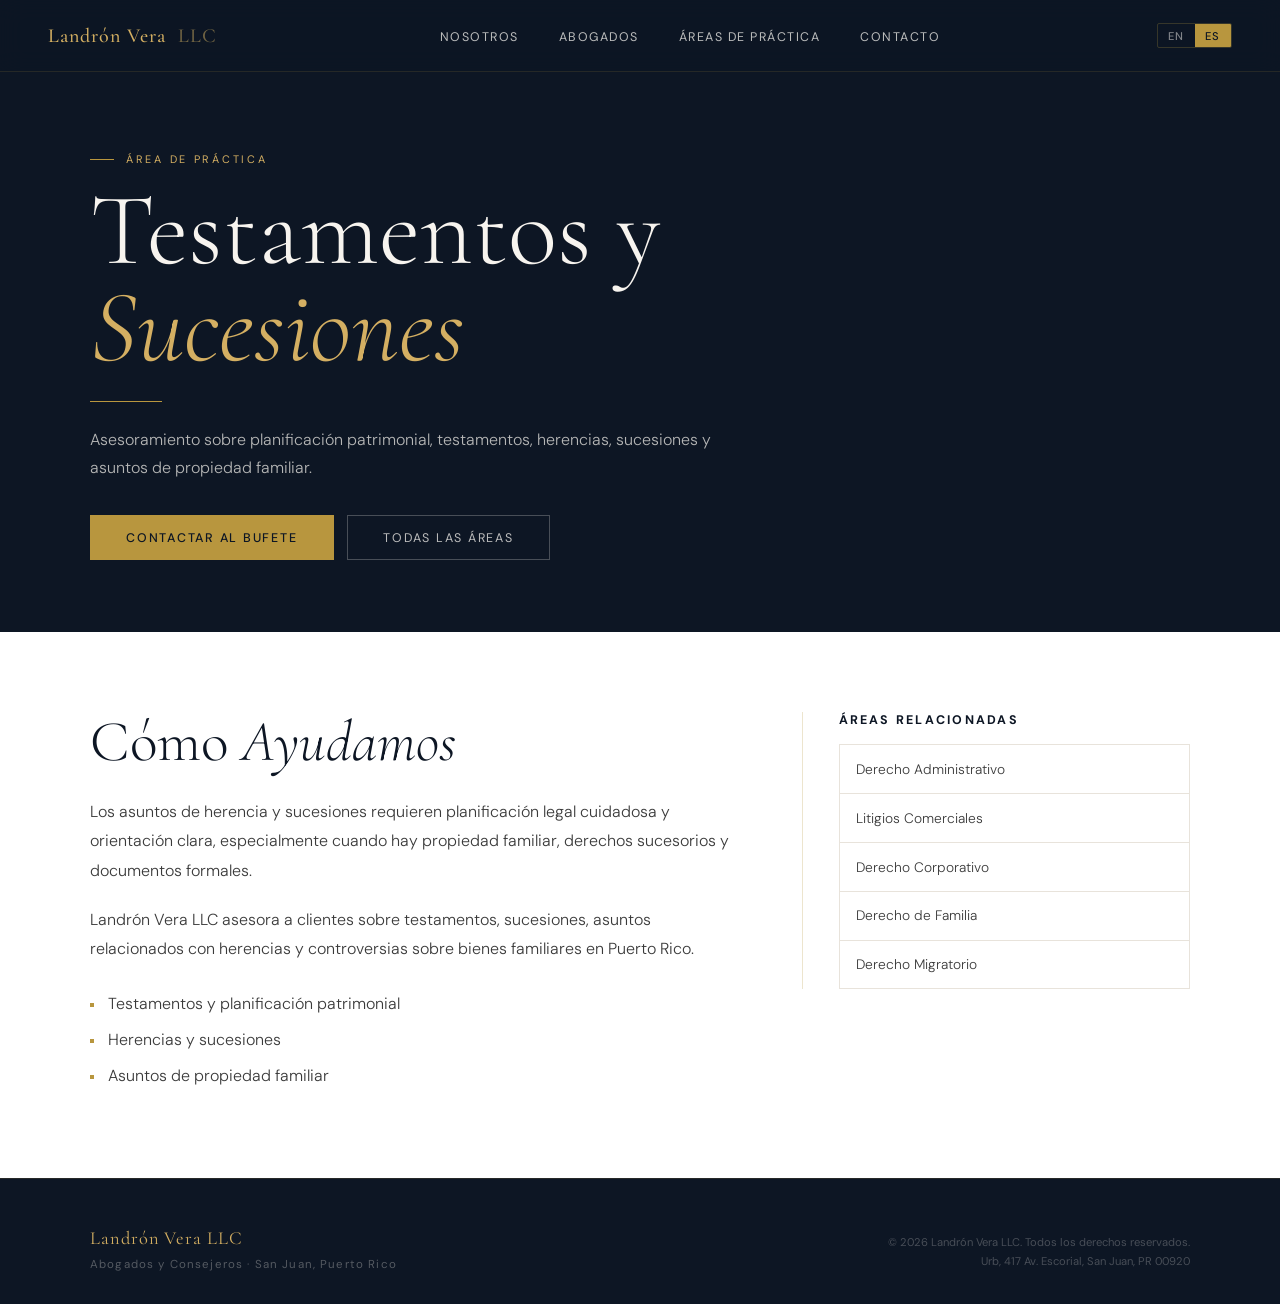
<file: wills-estates.html>
<!DOCTYPE html>
<html lang="es">
<head>
  <meta charset="UTF-8">
  <meta name="viewport" content="width=device-width, initial-scale=1.0">
  <title>Wills &amp; Estates in Puerto Rico | Landr&oacute;n Vera LLC</title>
  <meta name="description" content="Landr&oacute;n Vera LLC advises clients on wills, estates, inheritance questions, probate-related matters, and family property concerns in Puerto Rico.">
  <link rel="icon" href="favicon.ico" sizes="any">
  <link rel="icon" type="image/svg+xml" href="favicon.svg">
  <link rel="preconnect" href="https://fonts.googleapis.com">
  <link rel="preconnect" href="https://fonts.gstatic.com" crossorigin>
  <link href="https://fonts.googleapis.com/css2?family=Cormorant+Garamond:ital,wght@0,300;0,400;0,500;0,600;1,300;1,400&family=DM+Sans:wght@300;400;500&display=swap" rel="stylesheet">
  <link rel="stylesheet" href="styles.css">
</head>
<body>
  <header class="site-header">
    <nav class="site-nav" aria-label="Primary">
      <a class="nav-logo display-face" href="index.html#hero">Landr&oacute;n Vera <span>LLC</span></a>

      <ul class="nav-links">
        <li><a href="index.html#about" data-en="About" data-es="Nosotros">About</a></li>
        <li><a href="index.html#attorneys" data-en="Attorneys" data-es="Abogados">Attorneys</a></li>
        <li><a href="index.html#practice" data-en="Practice Areas" data-es="&Aacute;reas de Pr&aacute;ctica">Practice Areas</a></li>
        <li><a href="index.html#contact" data-en="Contact" data-es="Contacto">Contact</a></li>
      </ul>

      <div class="nav-right">
        <div class="lang-toggle" role="group" aria-label="Language toggle">
          <button id="btnEN" type="button" data-lang-switch="en">EN</button>
          <button id="btnES" type="button" class="active" data-lang-switch="es">ES</button>
        </div>
        <!-- <a href="index.html#contact" class="nav-cta" data-en="Free Consultation" data-es="Consulta Gratis">Free Consultation</a> -->
        <button class="hamburger" type="button" aria-label="Menu" aria-controls="mobileMenu" aria-expanded="false" data-menu-toggle>
          <span></span>
          <span></span>
          <span></span>
        </button>
      </div>
    </nav>
  </header>

  <div class="mobile-menu" id="mobileMenu">
    <a href="index.html#about" data-en="About" data-es="Nosotros">About</a>
    <a href="index.html#attorneys" data-en="Attorneys" data-es="Abogados">Attorneys</a>
    <a href="index.html#practice" data-en="Practice Areas" data-es="&Aacute;reas de Pr&aacute;ctica">Practice Areas</a>
    <a href="index.html#contact" data-en="Contact" data-es="Contacto">Contact</a>
    <a href="index.html#contact" data-en="Free Consultation" data-es="Consulta Gratis">Free Consultation</a>
  </div>

  <main class="subpage-main">
    <section class="practice-page-hero">
      <div class="section-shell">
        <div class="section-label" data-en="Practice Area" data-es="&Aacute;rea de Pr&aacute;ctica">Practice Area</div>
        <h1 class="practice-page-title display-face" data-en="Wills &amp; <em>Estates</em>" data-es="Testamentos y <em>Sucesiones</em>" data-i18n-html="true">Wills &amp; <em>Estates</em></h1>
        <div class="practice-page-rule"></div>
        <p class="practice-page-subtitle" data-en="Counsel on estate planning, wills, inheritance questions, probate-related matters, and family property concerns." data-es="Asesoramiento sobre planificaci&oacute;n patrimonial, testamentos, herencias, sucesiones y asuntos de propiedad familiar.">Counsel on estate planning, wills, inheritance questions, probate-related matters, and family property concerns.</p>
        <div class="practice-page-actions">
          <a href="index.html#contact" class="btn-primary" data-en="Contact the Firm" data-es="Contactar al Bufete">Contact the Firm</a>
          <a href="index.html#practice" class="btn-ghost" data-en="All Practice Areas" data-es="Todas las &Aacute;reas">All Practice Areas</a>
        </div>
      </div>
    </section>

    <section class="practice-page-content">
      <div class="section-shell practice-page-grid">
        <div class="practice-page-copy">
          <h2 class="practice-page-heading display-face" data-en="How We <em>Help</em>" data-es="C&oacute;mo <em>Ayudamos</em>" data-i18n-html="true">How We <em>Help</em></h2>
          <p data-en="Estate and inheritance matters require careful legal planning and clear guidance, especially when family property, succession rights, and formal documents are involved." data-es="Los asuntos de herencia y sucesiones requieren planificaci&oacute;n legal cuidadosa y orientaci&oacute;n clara, especialmente cuando hay propiedad familiar, derechos sucesorios y documentos formales.">Estate and inheritance matters require careful legal planning and clear guidance, especially when family property, succession rights, and formal documents are involved.</p>
          <p data-en="Landr&oacute;n Vera LLC advises clients on wills, estates, probate-related matters, and disputes involving inheritance or family assets in Puerto Rico." data-es="Landr&oacute;n Vera LLC asesora a clientes sobre testamentos, sucesiones, asuntos relacionados con herencias y controversias sobre bienes familiares en Puerto Rico.">Landr&oacute;n Vera LLC advises clients on wills, estates, probate-related matters, and disputes involving inheritance or family assets in Puerto Rico.</p>
          <ul class="practice-page-list">
              <li data-en="Wills and estate planning" data-es="Testamentos y planificaci&oacute;n patrimonial">Wills and estate planning</li>
              <li data-en="Inheritance and succession matters" data-es="Herencias y sucesiones">Inheritance and succession matters</li>
              <li data-en="Family property concerns" data-es="Asuntos de propiedad familiar">Family property concerns</li>
          </ul>
        </div>

        <aside class="practice-page-aside">
          <h2 data-en="Related Areas" data-es="&Aacute;reas Relacionadas">Related Areas</h2>
          <div class="practice-page-links">
            <a href="administrative-law.html" data-en="Administrative Law" data-es="Derecho Administrativo">Administrative Law</a>
            <a href="commercial-litigation.html" data-en="Commercial Litigation" data-es="Litigios Comerciales">Commercial Litigation</a>
            <a href="corporate-law.html" data-en="Corporate Law" data-es="Derecho Corporativo">Corporate Law</a>
            <a href="family-law.html" data-en="Family Law" data-es="Derecho de Familia">Family Law</a>
            <a href="immigration-law.html" data-en="Immigration Law" data-es="Derecho Migratorio">Immigration Law</a>
          </div>
        </aside>
      </div>
    </section>
  </main>

  <footer>
    <div class="footer-inner section-shell">
      <div>
        <div class="footer-logo display-face">Landr&oacute;n Vera LLC</div>
        <div class="footer-sub" data-en="Attorneys at Law &middot; San Juan, Puerto Rico" data-es="Abogados y Consejeros &middot; San Juan, Puerto Rico">Attorneys at Law &middot; San Juan, Puerto Rico</div>
      </div>
      <div class="footer-copy">
        <span data-en="&copy; 2026 Landr&oacute;n Vera LLC. All rights reserved." data-es="&copy; 2026 Landr&oacute;n Vera LLC. Todos los derechos reservados.">&copy; 2026 Landr&oacute;n Vera LLC. All rights reserved.</span><br>
        <span data-en="Urb, 417 Av. Escorial, San Juan, PR 00920" data-es="Urb, 417 Av. Escorial, San Juan, PR 00920">Urb, 417 Av. Escorial, San Juan, PR 00920</span><br>
      </div>
    </div>
  </footer>

  <script src="main.js" defer></script>
</body>
</html>
</file>
<file: styles.css>
*,
*::before,
*::after {
  box-sizing: border-box;
  margin: 0;
  padding: 0;
}

:root {
  --navy: #0d1624;
  --navy2: #16243c;
  --gold: #b8963e;
  --gold2: #d4af62;
  --cream: #f7f4ef;
  --white: #ffffff;
  --ink: #1a1a1a;
  --muted: #6b6b6b;
  --border: rgba(184, 150, 62, 0.25);
}

html {
  scroll-behavior: smooth;
}

body {
  font-family: "DM Sans", sans-serif;
  color: var(--ink);
  background: var(--white);
  -webkit-font-smoothing: antialiased;
}

.display-face {
  font-family: "Cormorant Garamond", serif;
}

body.font-modern .display-face {
  font-family: "DM Sans", sans-serif;
}

.section-shell {
  max-width: 1100px;
  margin: 0 auto;
}

.site-nav {
  position: fixed;
  top: 0;
  left: 0;
  right: 0;
  z-index: 100;
  display: flex;
  align-items: center;
  justify-content: space-between;
  padding: 0 3rem;
  height: 72px;
  background: rgba(13, 22, 36, 0.92);
  backdrop-filter: blur(12px);
  border-bottom: 1px solid rgba(184, 150, 62, 0.15);
  transition: background 0.3s;
}

.nav-logo {
  font-size: 1.25rem;
  font-weight: 500;
  letter-spacing: 0.05em;
  color: var(--gold2);
  text-decoration: none;
  white-space: nowrap;
}

.nav-logo span {
  color: rgba(212, 175, 98, 0.5);
  margin: 0 0.3em;
}

.nav-links {
  display: flex;
  align-items: center;
  gap: 2.5rem;
  list-style: none;
}

.nav-links a {
  color: rgba(247, 244, 239, 0.75);
  text-decoration: none;
  font-size: 0.78rem;
  font-weight: 400;
  letter-spacing: 0.12em;
  text-transform: uppercase;
  transition: color 0.2s;
}

.nav-links a:hover {
  color: var(--gold2);
}

.nav-right {
  display: flex;
  align-items: center;
  gap: 1.5rem;
}

.lang-toggle {
  display: flex;
  border: 1px solid var(--border);
  border-radius: 2px;
  overflow: hidden;
}

.lang-toggle button {
  background: none;
  border: none;
  cursor: pointer;
  padding: 0.3rem 0.65rem;
  font-family: inherit;
  font-size: 0.7rem;
  font-weight: 500;
  letter-spacing: 0.1em;
  color: rgba(247, 244, 239, 0.5);
  transition: background 0.2s, color 0.2s;
}

.lang-toggle button.active {
  background: var(--gold);
  color: var(--navy);
}

.nav-cta,
.btn-primary,
.btn-ghost {
  display: inline-block;
  text-decoration: none;
  font-size: 0.78rem;
  letter-spacing: 0.14em;
  text-transform: uppercase;
  transition: background 0.2s, color 0.2s, border-color 0.2s, transform 0.2s;
}

.nav-cta {
  padding: 0.5rem 1.2rem;
  border: 1px solid var(--gold);
  color: var(--gold2);
  font-size: 0.72rem;
  letter-spacing: 0.12em;
  font-weight: 500;
}

.nav-cta:hover {
  background: var(--gold);
  color: var(--navy);
}

.hamburger {
  display: none;
  flex-direction: column;
  gap: 5px;
  cursor: pointer;
  background: none;
  border: none;
  padding: 4px;
}

.hamburger span {
  display: block;
  width: 22px;
  height: 1px;
  background: var(--gold2);
  transition: transform 0.3s, opacity 0.3s;
}

#hero {
  min-height: 100vh;
  background: var(--navy);
  display: flex;
  flex-direction: column;
  justify-content: center;
  position: relative;
  overflow: hidden;
  padding: 0 3rem;
}

#hero::before {
  content: "";
  position: absolute;
  inset: 0;
  background-image:
    linear-gradient(rgba(184, 150, 62, 0.04) 1px, transparent 1px),
    linear-gradient(90deg, rgba(184, 150, 62, 0.04) 1px, transparent 1px);
  background-size: 80px 80px;
  pointer-events: none;
}

#hero::after {
  content: "";
  position: absolute;
  right: -10%;
  top: 0;
  bottom: 0;
  width: 45%;
  background: linear-gradient(135deg, transparent 40%, rgba(184, 150, 62, 0.04) 100%);
  border-left: 1px solid rgba(184, 150, 62, 0.12);
  transform: skewX(-6deg);
  pointer-events: none;
}

.hero-inner {
  position: relative;
  z-index: 1;
  width: 100%;
  max-width: 900px;
}

.hero-eyebrow {
  display: flex;
  align-items: center;
  gap: 1rem;
  margin-bottom: 1.75rem;
  color: var(--gold);
  font-size: 0.72rem;
  letter-spacing: 0.25em;
  text-transform: uppercase;
  opacity: 0;
  animation: fadeUp 0.8s 0.3s forwards;
}

.hero-eyebrow::before {
  content: "";
  width: 40px;
  height: 1px;
  background: var(--gold);
}

.hero-title {
  font-size: clamp(3.5rem, 7vw, 6.5rem);
  font-weight: 300;
  line-height: 1.05;
  letter-spacing: -0.01em;
  margin-bottom: 1rem;
  color: var(--cream);
  opacity: 0;
  animation: fadeUp 0.8s 0.5s forwards;
}

.hero-title em {
  font-style: italic;
  color: var(--gold2);
}

.hero-title .amp {
  color: rgba(184, 150, 62, 0.45);
  font-style: normal;
  margin: 0 0.15em;
}

.hero-rule {
  width: 100%;
  height: 1px;
  margin: 1.75rem 0;
  background: linear-gradient(90deg, var(--gold), transparent);
  opacity: 0;
  animation: fadeUp 0.8s 0.7s forwards;
}

.hero-sub {
  max-width: 480px;
  margin-bottom: 2.5rem;
  font-size: 1rem;
  font-weight: 300;
  line-height: 1.7;
  color: rgba(247, 244, 239, 0.6);
  opacity: 0;
  animation: fadeUp 0.8s 0.9s forwards;
}

.hero-actions {
  display: flex;
  gap: 1rem;
  flex-wrap: wrap;
  opacity: 0;
  animation: fadeUp 0.8s 1.1s forwards;
}

.btn-primary {
  padding: 0.85rem 2.2rem;
  background: var(--gold);
  border: 1px solid var(--gold);
  color: var(--navy);
  font-weight: 500;
  cursor: pointer;
}

.btn-primary:hover {
  background: var(--gold2);
  border-color: var(--gold2);
  transform: translateY(-1px);
}

.btn-ghost {
  padding: 0.85rem 2.2rem;
  border: 1px solid rgba(247, 244, 239, 0.25);
  color: rgba(247, 244, 239, 0.75);
  font-weight: 400;
}

.btn-ghost:hover {
  border-color: var(--gold);
  color: var(--gold2);
}

.hero-scroll {
  position: absolute;
  bottom: 2.5rem;
  left: 3rem;
  display: flex;
  align-items: center;
  gap: 0.75rem;
  color: rgba(247, 244, 239, 0.3);
  font-size: 0.65rem;
  letter-spacing: 0.2em;
  text-transform: uppercase;
  opacity: 0;
  animation: fadeUp 0.8s 1.4s forwards;
}

.hero-scroll::before {
  content: "";
  width: 1px;
  height: 40px;
  background: linear-gradient(to bottom, transparent, rgba(184, 150, 62, 0.5));
}

section {
  padding: 6rem 3rem;
}

.section-label {
  display: flex;
  align-items: center;
  gap: 0.75rem;
  margin-bottom: 1rem;
  font-size: 0.68rem;
  letter-spacing: 0.25em;
  text-transform: uppercase;
  color: var(--gold);
}

.section-label::before {
  content: "";
  width: 24px;
  height: 1px;
  background: var(--gold);
}

.section-title {
  font-size: clamp(2rem, 4vw, 3rem);
  font-weight: 300;
  line-height: 1.15;
  letter-spacing: -0.01em;
  margin-bottom: 1.5rem;
  color: var(--navy);
}

.section-title em {
  font-style: italic;
  color: var(--navy2);
}

.gold-rule {
  width: 100%;
  height: 2px;
  margin-bottom: 2rem;
  background: var(--gold);
}

#about,
#contact {
  background: var(--cream);
}

.about-grid {
  display: grid;
  grid-template-columns: 1fr 1fr;
  gap: 5rem;
  align-items: center;
}

.about-text p {
  margin-bottom: 1.25rem;
  font-size: 1rem;
  font-weight: 300;
  line-height: 1.8;
  color: #3a3a3a;
}

.about-text p:last-child {
  margin-bottom: 0;
}

.about-aside {
  border-left: 1px solid var(--border);
  padding-left: 3rem;
}

.stat-row {
  display: flex;
  flex-direction: column;
  gap: 2rem;
}

.stat {
  display: flex;
  flex-direction: column;
  gap: 0.25rem;
}

.stat-number {
  font-family: "Cormorant Garamond", serif;
  font-size: 3rem;
  font-weight: 300;
  line-height: 1;
  color: var(--navy);
}

.stat-label {
  font-size: 0.72rem;
  letter-spacing: 0.15em;
  text-transform: uppercase;
  color: var(--muted);
}

.stat-divider,
.attorney-rule {
  width: 32px;
  height: 1px;
  background: var(--border);
}

#attorneys {
  background: var(--navy);
}

#attorneys .section-title {
  color: var(--cream);
}

.attorneys-grid {
  display: grid;
  grid-template-columns: repeat(2, 1fr);
  gap: 2px;
  max-width: 1100px;
  margin: 3rem auto 0;
}

.attorney-card {
  background: var(--navy2);
  padding: 3rem 3.5rem;
  border: 1px solid rgba(184, 150, 62, 0.1);
  transition: border-color 0.3s;
}

.attorney-card:hover {
  border-color: rgba(184, 150, 62, 0.4);
}

.attorney-portrait {
  width: 80px;
  height: 80px;
  border-radius: 50%;
  margin-bottom: 1.5rem;
  display: flex;
  align-items: center;
  justify-content: center;
  background: rgba(184, 150, 62, 0.15);
  border: 1px solid rgba(184, 150, 62, 0.3);
}

.attorney-portrait span {
  font-family: "Cormorant Garamond", serif;
  font-size: 1.5rem;
  font-weight: 300;
  color: var(--gold2);
}

.attorney-name {
  font-size: 1.6rem;
  font-weight: 400;
  margin-bottom: 0.25rem;
  color: var(--cream);
}

.attorney-title {
  margin-bottom: 1.25rem;
  font-size: 0.68rem;
  letter-spacing: 0.18em;
  text-transform: uppercase;
  color: var(--gold);
}

.attorney-rule {
  margin-bottom: 1.25rem;
}

.attorney-bio {
  font-size: 0.92rem;
  font-weight: 300;
  line-height: 1.75;
  color: rgba(247, 244, 239, 0.55);
}

.attorney-card-credentials {
  display: grid;
  grid-template-columns: repeat(2, minmax(0, 1fr));
  gap: 1rem 1.25rem;
  margin-top: 1.6rem;
  border-top: 1px solid rgba(184, 150, 62, 0.18);
  padding-top: 1.25rem;
}

.attorney-card-group h4 {
  margin-bottom: 0.45rem;
  font-size: 0.62rem;
  letter-spacing: 0.18em;
  text-transform: uppercase;
  color: var(--gold);
}

.attorney-card-group ul {
  display: grid;
  gap: 0.25rem;
  list-style: none;
}

.attorney-card-group li {
  font-size: 0.8rem;
  font-weight: 300;
  line-height: 1.45;
  color: rgba(247, 244, 239, 0.62);
}

.attorney-card-group:last-child:nth-child(odd) {
  grid-column: 1 / -1;
}

#practice {
  background: var(--white);
}

.subpage-main {
  background: var(--white);
}

.practice-page-hero {
  min-height: auto;
  padding: 9.5rem 3rem 4.5rem;
  background: var(--navy);
  color: var(--cream);
}

.practice-page-hero .section-label {
  color: var(--gold2);
}

.practice-page-title {
  max-width: 860px;
  margin-top: 1rem;
  color: var(--cream);
  font-size: clamp(3.4rem, 8vw, 6.8rem);
  font-weight: 300;
  line-height: 0.95;
}

.practice-page-title em {
  color: var(--gold2);
  font-style: italic;
}

.practice-page-rule {
  width: 72px;
  height: 1px;
  margin: 1.5rem 0;
  background: var(--gold);
}

.practice-page-subtitle {
  max-width: 680px;
  color: rgba(247, 244, 239, 0.72);
  font-size: 1rem;
  font-weight: 300;
  line-height: 1.8;
}

.practice-page-actions {
  display: flex;
  flex-wrap: wrap;
  gap: 0.85rem;
  margin-top: 2rem;
}

.practice-page-content {
  padding: 5rem 3rem;
}

.practice-page-grid {
  display: grid;
  grid-template-columns: minmax(0, 1.25fr) minmax(260px, 0.75fr);
  gap: 4rem;
  align-items: start;
}

.practice-page-copy {
  max-width: 720px;
}

.practice-page-heading {
  margin-bottom: 1.5rem;
  color: var(--navy);
  font-size: clamp(2.1rem, 5vw, 3.6rem);
  font-weight: 300;
  line-height: 1.05;
}

.practice-page-copy p {
  margin-bottom: 1.2rem;
  color: #3a3a3a;
  font-size: 1rem;
  font-weight: 300;
  line-height: 1.85;
}

.practice-page-list {
  margin: 1.6rem 0 0;
  padding: 0;
  color: #3a3a3a;
  font-weight: 300;
  line-height: 1.8;
  list-style: none;
}

.practice-page-list li {
  position: relative;
  padding-left: 1.1rem;
  margin-bottom: 0.45rem;
}

.practice-page-list li::before {
  content: "";
  position: absolute;
  left: 0;
  top: 0.82em;
  width: 4px;
  height: 4px;
  background: var(--gold);
}

.practice-page-aside {
  align-self: start;
  border-left: 1px solid var(--border);
  padding-left: 2.25rem;
}

.practice-page-aside h2 {
  margin-bottom: 1rem;
  color: var(--navy);
  font-size: 0.78rem;
  letter-spacing: 0.18em;
  text-transform: uppercase;
}

.practice-page-links {
  display: flex;
  flex-direction: column;
  border: 1px solid #e8e3db;
  background: var(--white);
}

.practice-page-links a {
  display: flex;
  align-items: center;
  min-height: 46px;
  border-bottom: 1px solid #e8e3db;
  color: #3a3a3a;
  padding: 0.85rem 1rem;
  font-size: 0.86rem;
  font-weight: 300;
  line-height: 1.5;
  text-decoration: none;
  transition: background 0.2s, color 0.2s;
}

.practice-page-links a:last-child {
  border-bottom: none;
}

.practice-page-links a:hover {
  background: var(--cream);
  color: var(--gold);
}

.practice-intro {
  max-width: 560px;
  margin-bottom: 3rem;
}

.practice-intro p {
  font-size: 0.95rem;
  font-weight: 300;
  line-height: 1.75;
  color: var(--muted);
}

.practice-grid-wrap {
  border: 1px solid #e8e3db;
  background: var(--white);
  overflow: hidden;
}

.practice-grid {
  display: grid;
  grid-template-columns: repeat(auto-fill, minmax(220px, 1fr));
  margin: -1px -1px 0 0;
}

.practice-item {
  display: flex;
  align-items: center;
  gap: 0.6rem;
  width: 100%;
  background: var(--white);
  border: none;
  padding: 1.1rem 1.4rem;
  border-right: 1px solid #e8e3db;
  border-bottom: 1px solid #e8e3db;
  font-family: inherit;
  font-size: 0.82rem;
  font-weight: 400;
  line-height: 1.4;
  letter-spacing: 0.01em;
  color: #3a3a3a;
  text-align: left;
  transition: background 0.2s, color 0.2s;
}

a.practice-item {
  text-decoration: underline;
  text-decoration-color: rgba(184, 150, 62, 0.45);
  text-decoration-thickness: 1px;
  text-underline-offset: 0.22em;
}

.practice-item::before {
  content: "";
  width: 4px;
  height: 4px;
  flex-shrink: 0;
  background: var(--gold);
  opacity: 0.5;
  transition: opacity 0.2s;
}

.practice-item[href]:hover {
  background: var(--cream);
  color: var(--navy);
}

.practice-item[href]:focus-visible {
  outline: 2px solid var(--gold);
  outline-offset: 3px;
}

.practice-item[href]:hover::before {
  opacity: 1;
}

.contact-grid {
  display: grid;
  grid-template-columns: 1.4fr 1fr;
  gap: 5rem;
  margin-top: 0;
}

.contact-info {
  display: flex;
  flex-direction: column;
  gap: 2rem;
  order: 2;
}

.contact-detail {
  display: flex;
  flex-direction: column;
  gap: 0.3rem;
}

.contact-detail-label {
  font-size: 0.65rem;
  letter-spacing: 0.2em;
  text-transform: uppercase;
  color: var(--gold);
}

.contact-detail-value {
  font-size: 0.9rem;
  font-weight: 300;
  line-height: 1.6;
  color: var(--ink);
}

.contact-detail-value a {
  color: inherit;
  text-decoration: none;
}

.contact-detail-value a:hover {
  color: var(--gold);
}

.contact-card {
  align-self: start;
  border-right: 1px solid var(--border);
  padding-right: 3rem;
  order: 1;
}

.contact-card .section-title {
  margin-bottom: 1.25rem;
}

.contact-card-copy {
  max-width: 34rem;
  margin-bottom: 2rem;
  color: var(--ink);
  font-size: 1rem;
  font-weight: 300;
  line-height: 1.8;
}

.contact-actions {
  display: flex;
  flex-wrap: wrap;
  gap: 0.85rem;
  margin-bottom: 1rem;
}

.contact-actions .btn-ghost {
  border-color: rgba(184, 150, 62, 0.55);
  color: var(--ink);
}

.contact-actions .btn-ghost:hover {
  border-color: var(--gold);
  color: var(--gold);
}

@media (max-width: 1180px) and (orientation: portrait) {
  .contact-grid {
    grid-template-columns: 1fr;
    gap: 3rem;
  }

  .contact-card {
    border-right: none;
    border-bottom: 1px solid var(--border);
    padding-right: 0;
    padding-bottom: 2rem;
  }
}

.form-note {
  font-size: 0.72rem;
  font-weight: 300;
  color: var(--muted);
}

footer {
  background: var(--navy);
  padding: 3rem 3rem 2rem;
  border-top: 1px solid rgba(184, 150, 62, 0.15);
}

.footer-inner {
  display: flex;
  justify-content: space-between;
  align-items: flex-end;
  flex-wrap: wrap;
  gap: 2rem;
}

.footer-logo {
  font-size: 1.15rem;
  font-weight: 400;
  letter-spacing: 0.05em;
  margin-bottom: 0.5rem;
  color: var(--gold2);
}

.footer-sub {
  font-size: 0.72rem;
  letter-spacing: 0.1em;
  color: rgba(247, 244, 239, 0.3);
}

.footer-copy {
  font-size: 0.7rem;
  line-height: 1.7;
  text-align: right;
  color: rgba(247, 244, 239, 0.25);
}

@media (max-width: 1180px) {
  footer {
    padding-left: 2rem;
    padding-right: 2rem;
  }

  .footer-inner {
    align-items: flex-start;
    flex-direction: column;
    gap: 1.25rem;
  }

  .footer-copy {
    text-align: left;
  }
}

@keyframes fadeUp {
  from {
    opacity: 0;
    transform: translateY(18px);
  }

  to {
    opacity: 1;
    transform: translateY(0);
  }
}

.reveal {
  opacity: 0;
  transform: translateY(20px);
  transition: opacity 0.7s, transform 0.7s;
}

.reveal.visible {
  opacity: 1;
  transform: none;
}

.mobile-menu {
  display: none;
  position: fixed;
  top: 72px;
  left: 0;
  right: 0;
  z-index: 99;
  flex-direction: column;
  gap: 1.5rem;
  padding: 1.5rem;
  background: var(--navy);
  border-top: 1px solid rgba(184, 150, 62, 0.15);
}

.mobile-menu.open {
  display: flex;
}

.mobile-menu a {
  color: rgba(247, 244, 239, 0.7);
  text-decoration: none;
  font-size: 0.9rem;
  letter-spacing: 0.1em;
  text-transform: uppercase;
  padding: 0.5rem 0;
  border-bottom: 1px solid rgba(184, 150, 62, 0.1);
}

.mobile-menu a:last-child {
  border-bottom: none;
}

.tweaks-panel {
  position: fixed;
  right: 24px;
  bottom: 24px;
  z-index: 9999;
  width: 260px;
  padding: 1.5rem;
  background: var(--white);
  border: 1px solid #e0d9ce;
  box-shadow: 0 8px 32px rgba(0, 0, 0, 0.12);
  font-family: "DM Sans", sans-serif;
  font-size: 0.82rem;
}

.tweaks-panel[hidden] {
  display: none;
}

.tweaks-panel-title {
  margin-bottom: 1rem;
  font-size: 0.65rem;
  letter-spacing: 0.2em;
  text-transform: uppercase;
  color: var(--gold);
}

.tweaks-field {
  margin-bottom: 1rem;
}

.tweaks-field:last-child {
  margin-bottom: 0;
}

.tweaks-field label {
  display: block;
  margin-bottom: 0.4rem;
  font-size: 0.68rem;
  letter-spacing: 0.15em;
  text-transform: uppercase;
  color: #888;
}

.tweaks-field input,
.tweaks-field select {
  width: 100%;
  border: 1px solid #ddd;
  font: inherit;
}

.tweaks-field input[type="color"] {
  height: 32px;
  padding: 2px;
  cursor: pointer;
  background: transparent;
}

.tweaks-field select {
  padding: 0.5rem;
  background: var(--white);
}

@media (max-width: 900px) {
  .site-nav {
    padding: 0 1.5rem;
  }

  .nav-links,
  .nav-cta {
    display: none;
  }

  .hamburger {
    display: flex;
  }

  section {
    padding: 4rem 1.5rem;
  }

  .attorney-card-credentials {
    grid-template-columns: 1fr;
  }

  #hero {
    padding: 0 1.5rem;
  }

  .about-grid,
  .contact-grid,
  .practice-page-grid,
  .attorneys-grid {
    grid-template-columns: 1fr;
  }

  .attorney-card {
    padding: 2.5rem;
  }

  .about-grid,
  .contact-grid {
    gap: 3rem;
  }

  .about-aside {
    border-left: none;
    border-top: 1px solid var(--border);
    padding-left: 0;
    padding-top: 2rem;
  }

  .practice-page-hero,
  .practice-page-content {
    padding-left: 1.5rem;
    padding-right: 1.5rem;
  }

  .practice-page-aside {
    border-left: none;
    border-top: 1px solid var(--border);
    padding-left: 0;
    padding-top: 2rem;
  }

  .contact-card {
    border-left: none;
    border-right: none;
    border-bottom: 1px solid var(--border);
    padding-left: 0;
    padding-right: 0;
    padding-bottom: 2rem;
  }

  .stat-row {
    flex-direction: row;
    flex-wrap: wrap;
  }

  .footer-inner {
    flex-direction: column;
    align-items: flex-start;
  }

  .footer-copy {
    text-align: left;
  }
}

@media (max-width: 640px) {
  .hero-scroll {
    left: 1.5rem;
  }

  .contact-actions {
    align-items: stretch;
    flex-direction: column;
  }

  .attorney-card {
    padding: 2rem 1.5rem;
  }

  .tweaks-panel {
    left: 1rem;
    right: 1rem;
    bottom: 1rem;
    width: auto;
  }
}
</file>
